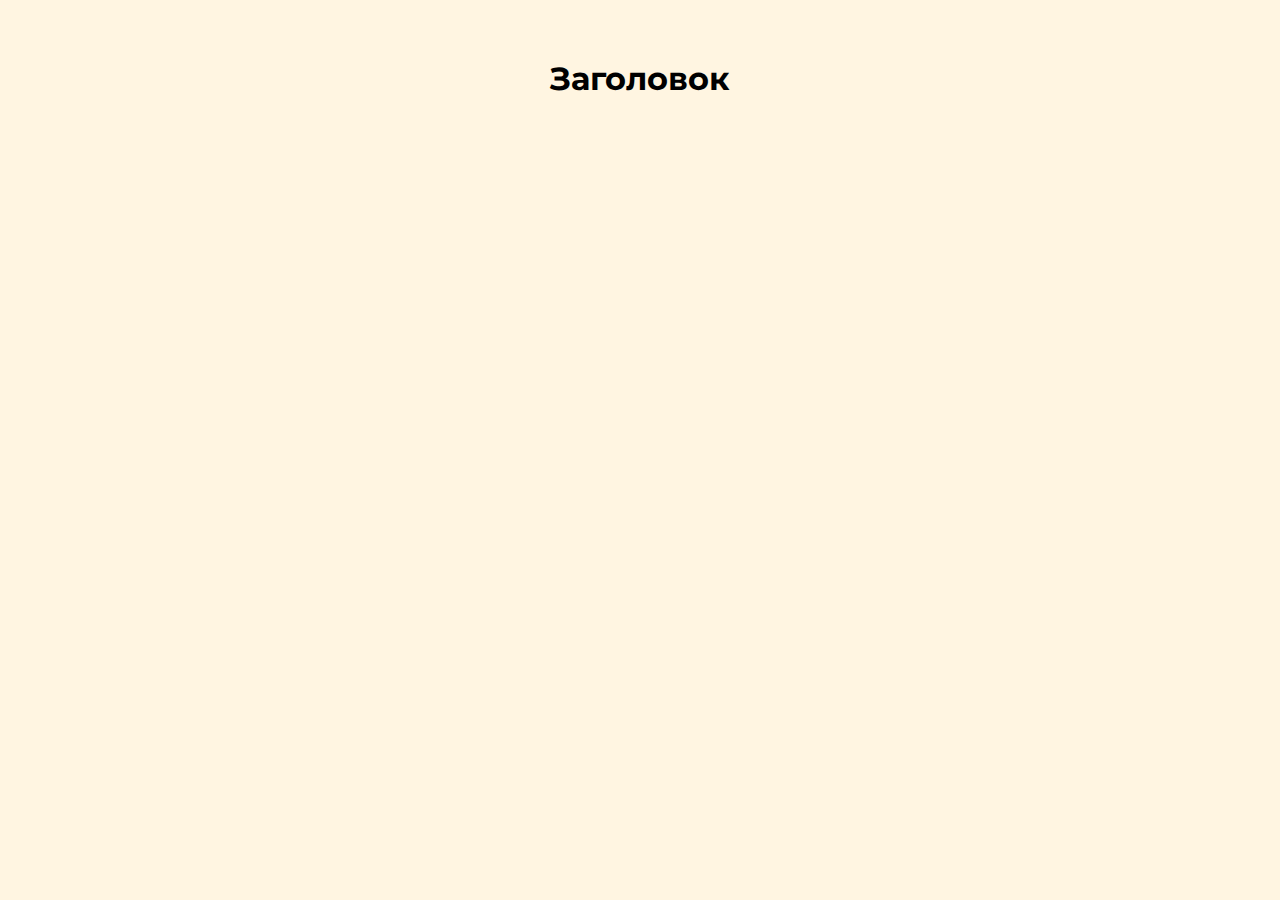
<file: asset/index.html>
<!DOCTYPE html>
<html lang="en">

<head>
    <meta charset="UTF-8">
    <meta http-equiv="X-UA-Compatible" content="IE=edge">
    <meta name="viewport" content="width=device-width, initial-scale=1.0">
    <title>Заголовок</title>
    <link rel="preconnect" href="https://fonts.googleapis.com">
    <link rel="preconnect" href="https://fonts.gstatic.com" crossorigin>
    <link href="https://fonts.googleapis.com/css2?family=Montserrat:wght@400;500;700&display=swap" rel="stylesheet">
    <link rel="stylesheet" href="css/normalize.css">
    <link rel="stylesheet" href="css/style.css">
</head>

<body>
    <div class="container">
        <header>
            <h1>Заголовок</h1>
        </header>
    </div>
</body>

</html>
</file>
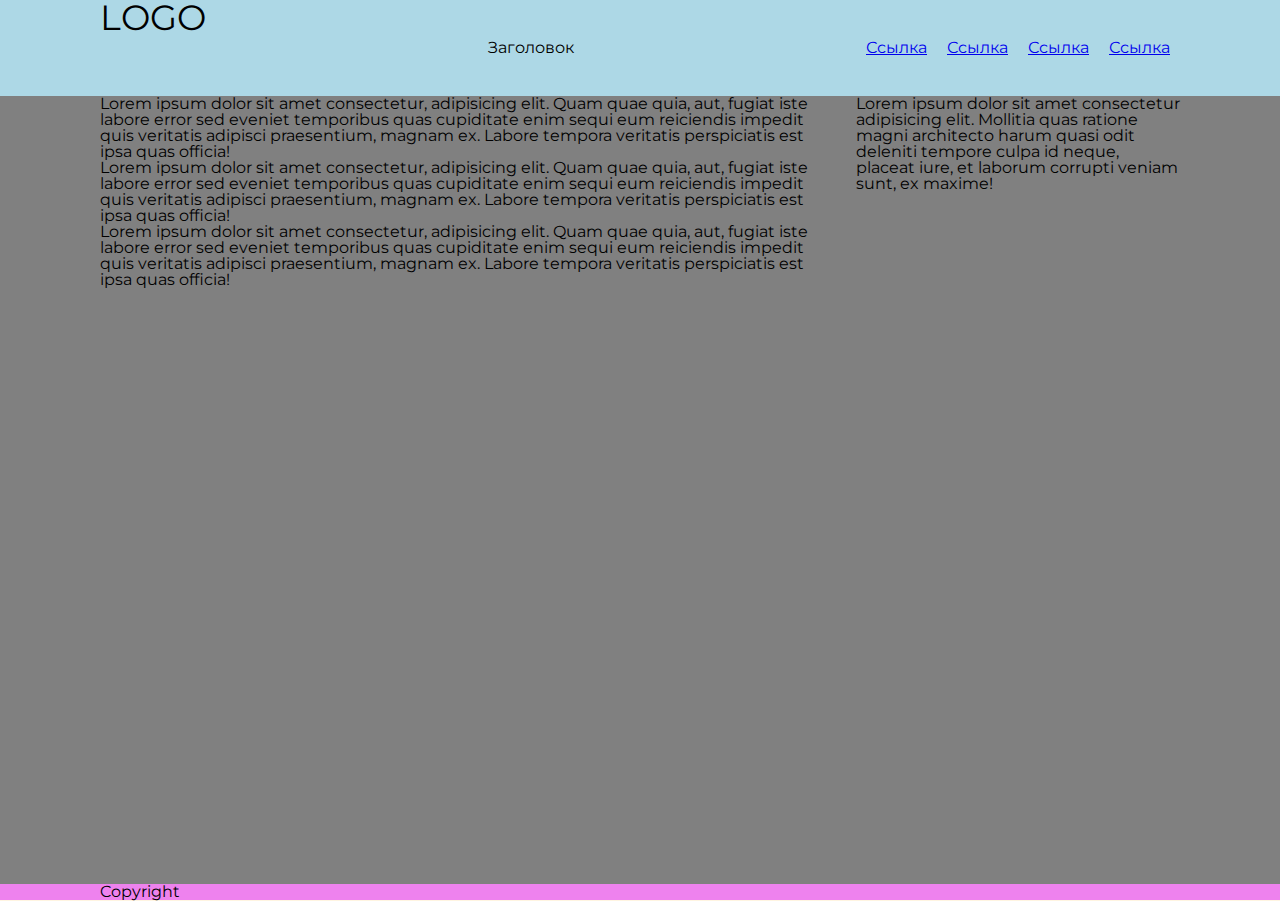
<file: lesson10/index.html>
<!DOCTYPE html>
<html lang="en">

<head>
    <meta charset="UTF-8">
    <meta http-equiv="X-UA-Compatible" content="IE=edge">
    <meta name="viewport" content="width=device-width, initial-scale=1.0">
    <title>Заголовок</title>
    <link rel="preconnect" href="https://fonts.googleapis.com">
    <link rel="preconnect" href="https://fonts.gstatic.com" crossorigin>
    <link href="https://fonts.googleapis.com/css2?family=Montserrat:wght@400;500;700&display=swap" rel="stylesheet">
    <link rel="stylesheet" href="css/normalize.css">
    <link rel="stylesheet" href="css/style.css">
</head>

<body>

    <header>
        <div class="container flex-wrapper">
            <a href="#" class="logo">LOGO</a>
            <h1>Заголовок</h1>
            <nav class="menu">
                <ul>
                    <li class="menu__item"><a href="#">Ссылка</a></li>
                    <li class="menu__item"><a href="#">Ссылка</a></li>
                    <li class="menu__item"><a href="#">Ссылка</a></li>
                    <li class="menu__item"><a href="#">Ссылка</a></li>
                </ul>
            </nav>
            <a href="#" class="menu-mobile">МЕНЮ</a>
        </div>
    </header>
    <main>
        <div class="container content-flex-wrapper">
            <div class="content">
                <p>Lorem ipsum dolor sit amet consectetur, adipisicing elit. Quam quae quia, aut, fugiat iste labore error
                    sed eveniet temporibus quas cupiditate enim sequi eum reiciendis impedit quis veritatis adipisci
                    praesentium, magnam ex. Labore tempora veritatis perspiciatis est ipsa quas officia!</p>
                <p>Lorem ipsum dolor sit amet consectetur, adipisicing elit. Quam quae quia, aut, fugiat iste labore error
                    sed eveniet temporibus quas cupiditate enim sequi eum reiciendis impedit quis veritatis adipisci
                    praesentium, magnam ex. Labore tempora veritatis perspiciatis est ipsa quas officia!</p>
                <p>Lorem ipsum dolor sit amet consectetur, adipisicing elit. Quam quae quia, aut, fugiat iste labore error
                    sed eveniet temporibus quas cupiditate enim sequi eum reiciendis impedit quis veritatis adipisci
                    praesentium, magnam ex. Labore tempora veritatis perspiciatis est ipsa quas officia!</p>
            </div>
            <aside>
                <p>Lorem ipsum dolor sit amet consectetur adipisicing elit. Mollitia quas ratione magni architecto harum
                    quasi odit deleniti tempore culpa id neque, placeat iure, et laborum corrupti veniam sunt, ex maxime!
                </p>
            </aside>
        </div>
    </main>
    <footer>
        <div class="container">
            <p class="copyright">Copyright</p>
        </div>
    </footer>

</body>

</html>
</file>
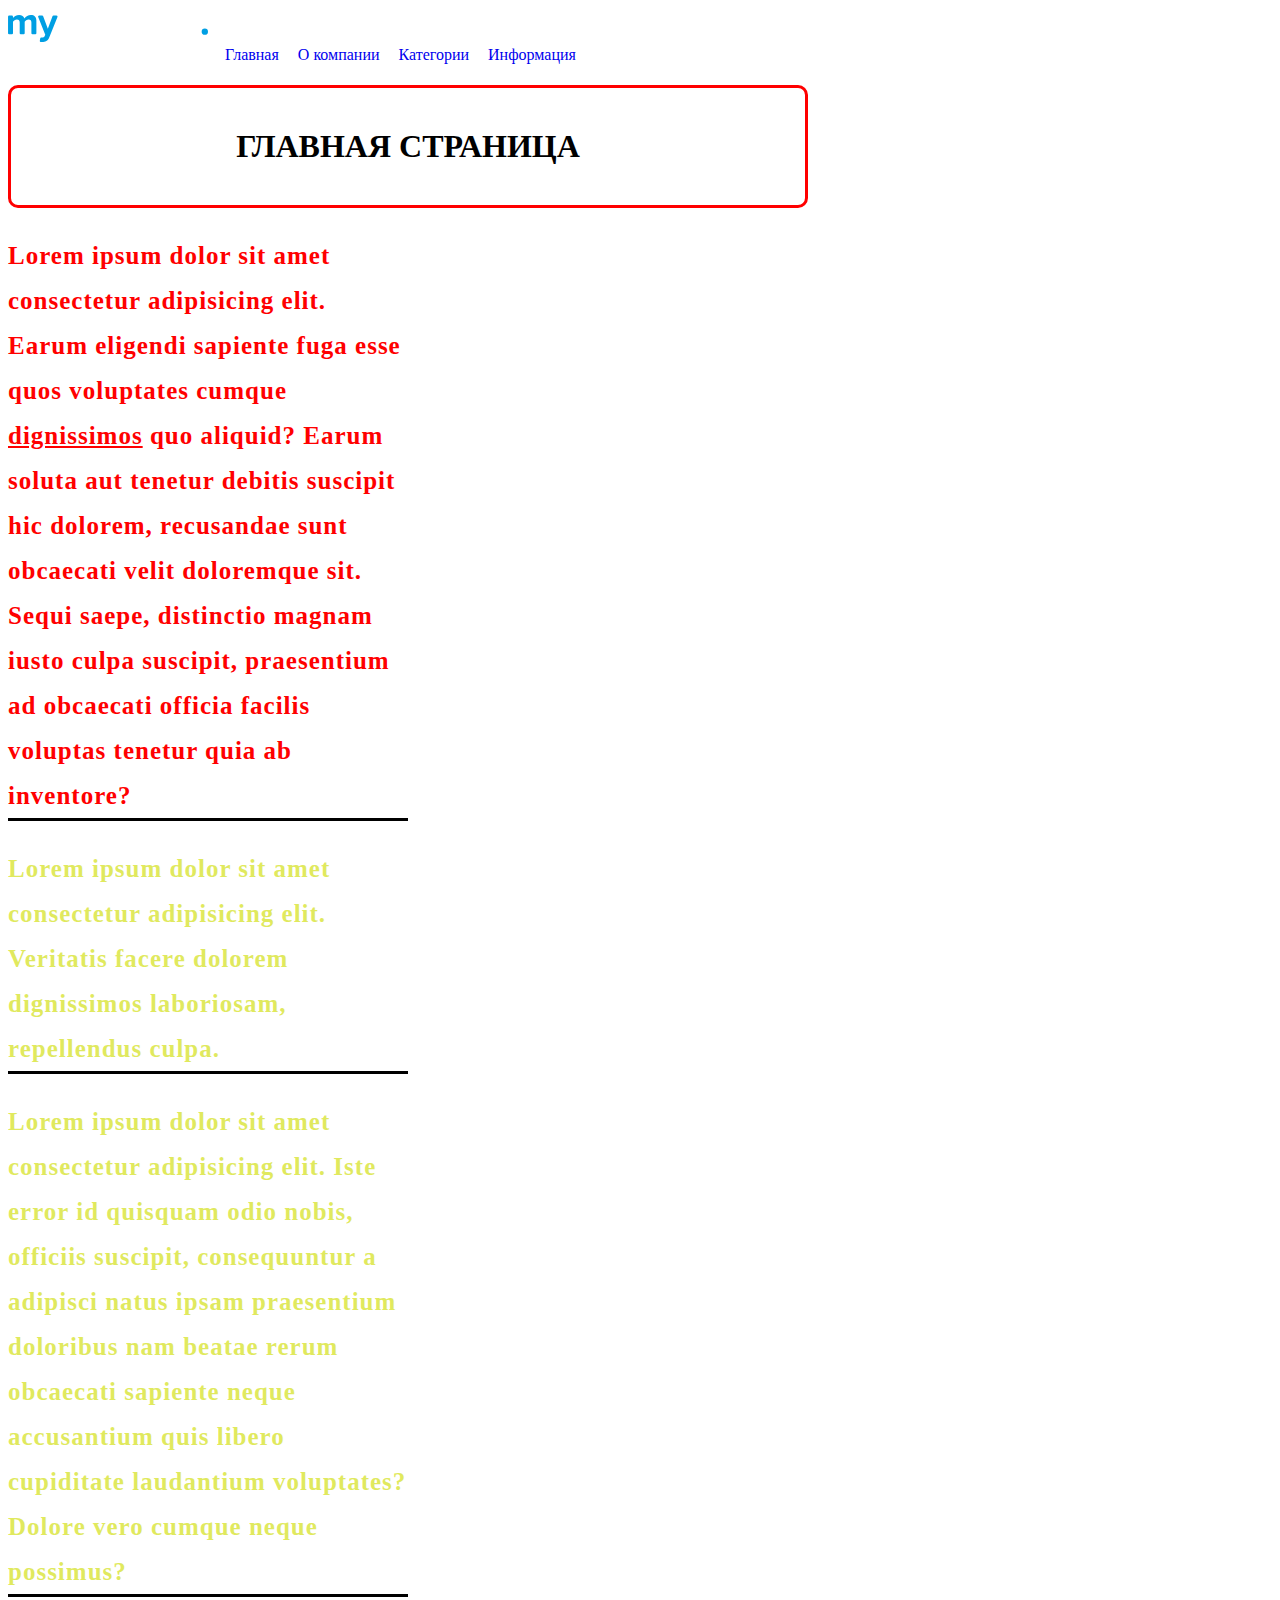
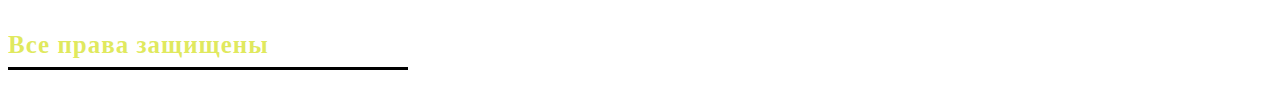
<file: lesson2/index.html>
<!DOCTYPE html>
<html lang="ru">

<head>
    <meta charset="UTF-8">
    <meta http-equiv="X-UA-Compatible" content="IE=edge">
    <meta name="viewport" content="width=device-width, initial-scale=1.0">
    <title>CSS</title>
    <style>
        p{
            color: blue;
        }
    </style>
    <link rel="stylesheet" href="style.css">
</head>

<body>
    <header>
        <a href="#">
            <img src="images/logo.svg" alt="logo" width="200">
        </a>
        <nav>
            <!-- a[href="#"]*4  Создаст 4 ссылки с заполненым href-->
            <a href="#">Главная</a>
            <a href="#">О компании</a>
            <a href="#">Категории</a>
            <a href="#">Информация</a>
        </nav>
    </header>
    <!-- <aside></aside> боковой элемент сайта-->
    <main>
        <h1>Главная страница</h1>
        <p style="color: red">Lorem ipsum dolor sit amet consectetur adipisicing elit. Earum eligendi sapiente fuga esse quos voluptates
            cumque <span>dignissimos</span> quo aliquid? Earum soluta aut tenetur debitis suscipit hic dolorem, recusandae sunt
            obcaecati velit doloremque sit. Sequi saepe, distinctio magnam iusto culpa suscipit, praesentium ad
            obcaecati officia facilis voluptas tenetur quia ab inventore?</p>
        <p>Lorem ipsum dolor sit amet consectetur adipisicing elit. Veritatis facere dolorem dignissimos laboriosam,
            repellendus culpa.</p>
        <p>Lorem ipsum dolor sit amet consectetur adipisicing elit. Iste error id quisquam odio nobis, officiis
            suscipit, consequuntur a adipisci natus ipsam praesentium doloribus nam beatae rerum obcaecati sapiente
            neque accusantium quis libero cupiditate laudantium voluptates? Dolore vero cumque neque possimus?</p>
    </main>
    <footer>
        <p>Все права защищены</p>
    </footer>
</body>

</html>
</file>
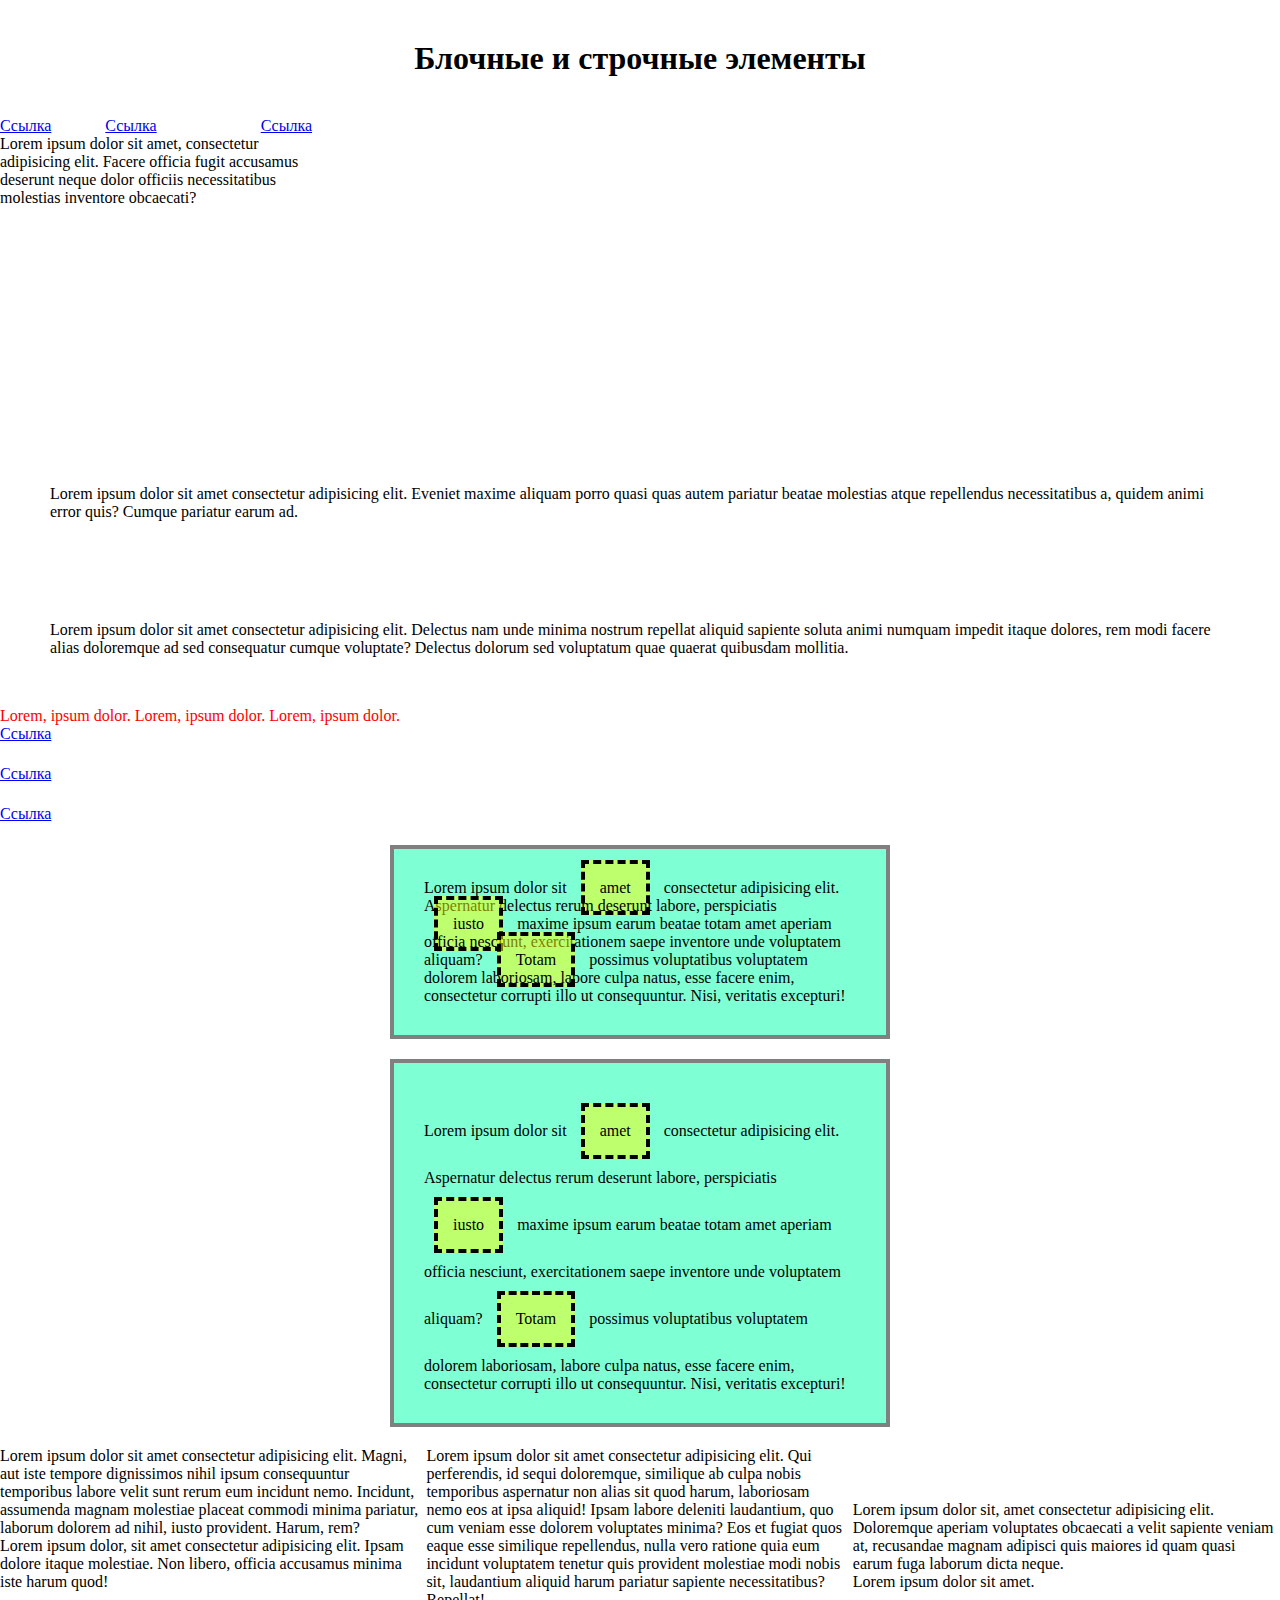
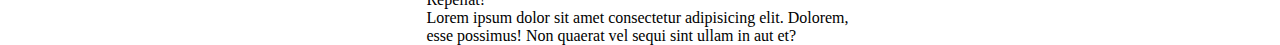
<file: lesson4/index.html>
<!DOCTYPE html>
<html lang="ru">

<head>
    <meta charset="UTF-8">
    <meta http-equiv="X-UA-Compatible" content="IE=edge">
    <meta name="viewport" content="width=device-width, initial-scale=1.0">
    <title>Блочные и строчные элементы</title>
    <link rel="stylesheet" href="css/style.css">
</head>

<body>
    <header>
        <h1>Блочные и строчные элементы</h1>
    </header>
    <main>
        <div class="inline-a">
            <a href="#" class="change-size">Ссылка</a>
            <a href="#" class="change-padding">Ссылка</a>
            <a href="#" class="change-margin">Ссылка</a>
        </div>
        <div class="block-p">
            <p class="change-size">Lorem ipsum dolor sit amet, consectetur adipisicing elit. Facere officia fugit
                accusamus deserunt neque
                dolor officiis necessitatibus molestias inventore obcaecati?</p>
            <p class="change-padding">Lorem ipsum dolor sit amet consectetur adipisicing elit. Eveniet maxime aliquam
                porro quasi quas autem
                pariatur beatae molestias atque repellendus necessitatibus a, quidem animi error quis? Cumque pariatur
                earum ad.</p>
            <p class="change-margin">Lorem ipsum dolor sit amet consectetur adipisicing elit. Delectus nam unde minima
                nostrum repellat
                aliquid sapiente soluta animi numquam impedit itaque dolores, rem modi facere alias doloremque ad sed
                consequatur cumque voluptate? Delectus dolorum sed voluptatum quae quaerat quibusdam mollitia.</p>
        </div>
        <div class="inline-p">
            <p>Lorem, ipsum dolor.</p>
            <p>Lorem, ipsum dolor.</p>
            <p>Lorem, ipsum dolor.</p>
        </div>
        <div class="block-a">
            <a href="#">Ссылка</a><a href="#">Ссылка</a><a href="#">Ссылка</a>
        </div>
        <div class="example">
            <p>Lorem ipsum dolor sit <span>amet</span> consectetur adipisicing elit. Aspernatur delectus rerum deserunt
                labore,
                perspiciatis <span>iusto</span> maxime ipsum earum beatae totam amet aperiam officia nesciunt,
                exercitationem saepe
                inventore unde voluptatem aliquam? <span>Totam</span> possimus voluptatibus voluptatem dolorem
                laboriosam, labore
                culpa natus, esse facere enim, consectetur corrupti illo ut consequuntur. Nisi, veritatis excepturi!</p>
        </div>
        <div class="example inline-block">
            <p>Lorem ipsum dolor sit <span>amet</span> consectetur adipisicing elit. Aspernatur delectus rerum deserunt
                labore,
                perspiciatis <span>iusto</span> maxime ipsum earum beatae totam amet aperiam officia nesciunt,
                exercitationem saepe
                inventore unde voluptatem aliquam? <span>Totam</span> possimus voluptatibus voluptatem dolorem
                laboriosam, labore
                culpa natus, esse facere enim, consectetur corrupti illo ut consequuntur. Nisi, veritatis excepturi!</p>
        </div>
        <div class="multicolumn">
            <div class="column first">
                <p>Lorem ipsum dolor sit amet consectetur adipisicing elit. Magni, aut iste tempore dignissimos nihil
                    ipsum consequuntur temporibus labore velit sunt rerum eum incidunt nemo. Incidunt, assumenda magnam
                    molestiae placeat commodi minima pariatur, laborum dolorem ad nihil, iusto provident. Harum, rem?
                </p>
                <p>Lorem ipsum dolor, sit amet consectetur adipisicing elit. Ipsam dolore itaque molestiae. Non libero,
                    officia accusamus minima iste harum quod!</p>
            </div>
            <div class="column">
                <p>Lorem ipsum dolor sit amet consectetur adipisicing elit. Qui perferendis, id sequi doloremque,
                    similique ab culpa nobis temporibus aspernatur non alias sit quod harum, laboriosam nemo eos at ipsa
                    aliquid! Ipsam labore deleniti laudantium, quo cum veniam esse dolorem voluptates minima? Eos et
                    fugiat quos eaque esse similique repellendus, nulla vero ratione quia eum incidunt voluptatem
                    tenetur quis provident molestiae modi nobis sit, laudantium aliquid harum pariatur sapiente
                    necessitatibus? Repellat!</p>
                <p>Lorem ipsum dolor sit amet consectetur adipisicing elit. Dolorem, esse possimus! Non quaerat vel
                    sequi sint ullam in aut et?</p>
            </div>
            <div class="column">
                <p>Lorem ipsum dolor sit, amet consectetur adipisicing elit. Doloremque aperiam voluptates obcaecati a
                    velit sapiente veniam at, recusandae magnam adipisci quis maiores id quam quasi earum fuga laborum
                    dicta neque.</p>
                <p>Lorem ipsum dolor sit amet.</p>
            </div>
        </div>
    </main>
    <footer></footer>
</body>

</html>
</file>
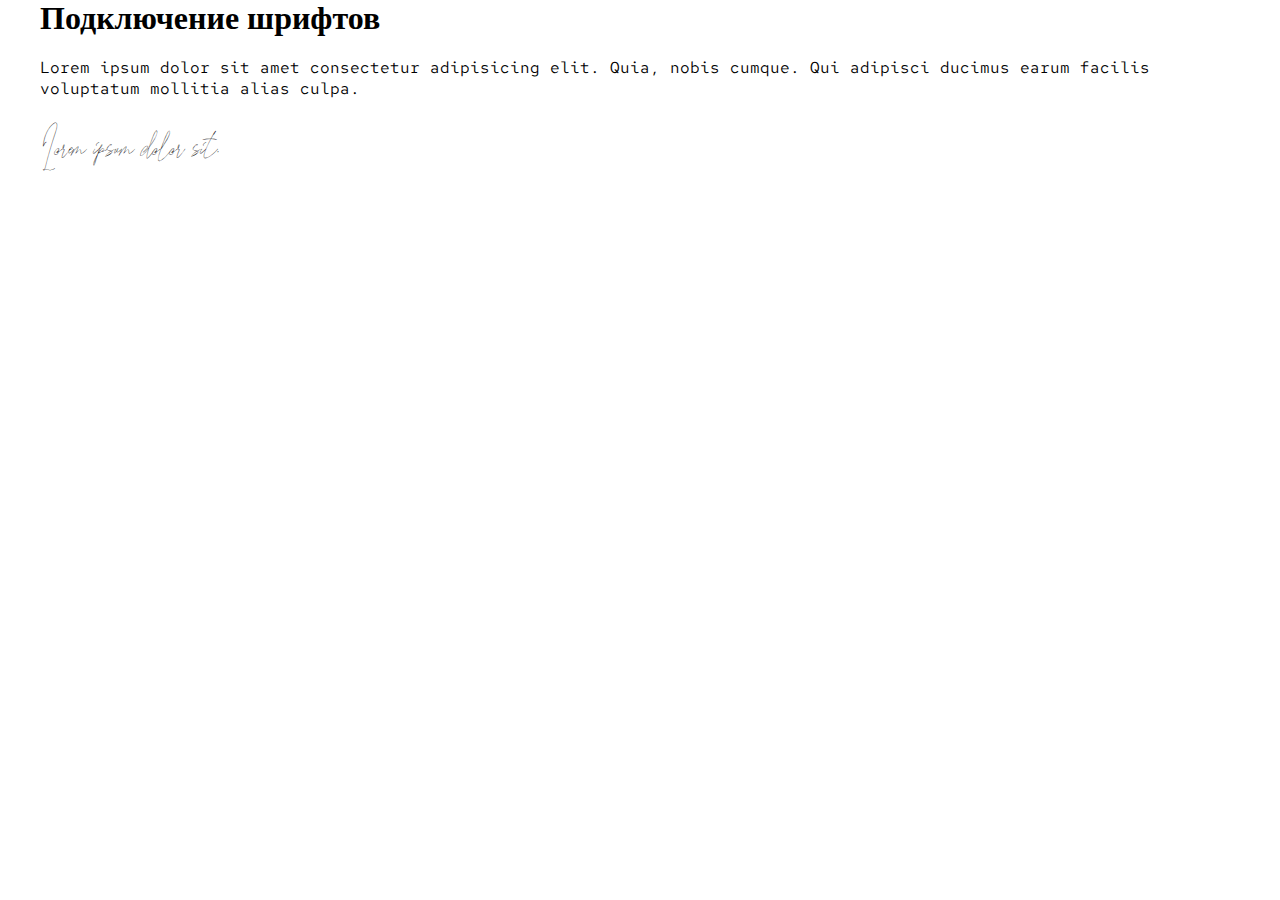
<file: lesson5/index.html>
<!DOCTYPE html>
<html lang="en">

<head>
    <meta charset="UTF-8">
    <meta http-equiv="X-UA-Compatible" content="IE=edge">
    <meta name="viewport" content="width=device-width, initial-scale=1.0">
    <title>Подключение шрифтов</title>
    <!-- Подключаем шрифт из google fonts -->
    <link rel="preconnect" href="https://fonts.googleapis.com">
    <link rel="preconnect" href="https://fonts.gstatic.com" crossorigin>
    <link href="https://fonts.googleapis.com/css2?family=Red+Hat+Mono:wght@300;400;700&display=swap" rel="stylesheet">
    <link rel="stylesheet" href="css/style.css">
</head>

<body>
    <header>
        <div class="container">
            <h1>Подключение шрифтов</h1>
        </div>
    </header>
    <main>
        <div class="container">
            <!-- В этом абзаце шрифт из google-fonts -->
            <p class="google-fonts">Lorem ipsum dolor sit amet consectetur adipisicing elit. Quia, nobis cumque. Qui
                adipisci ducimus earum facilis voluptatum mollitia alias culpa.</p>
            <p class="font-face">Lorem ipsum dolor sit.</p>
        </div>
    </main>
    <footer></footer>
</body>

</html>
</file>
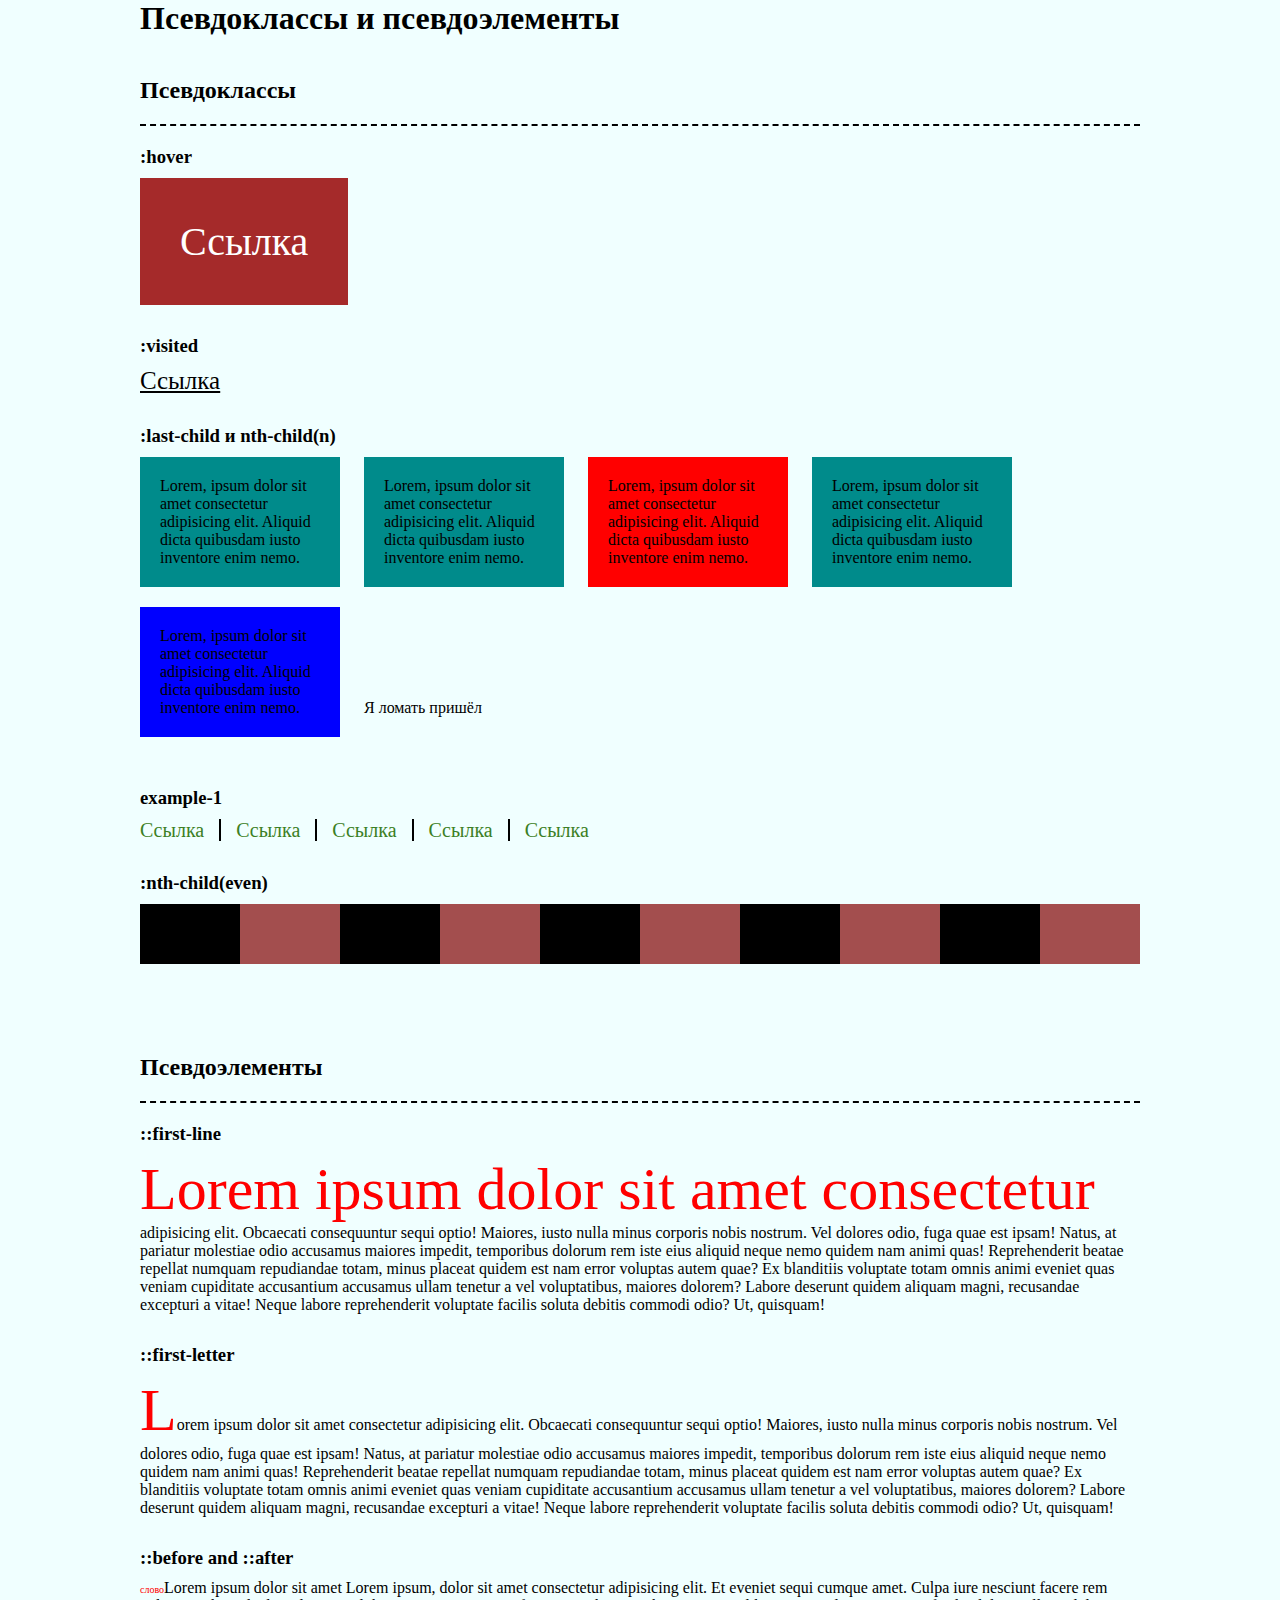
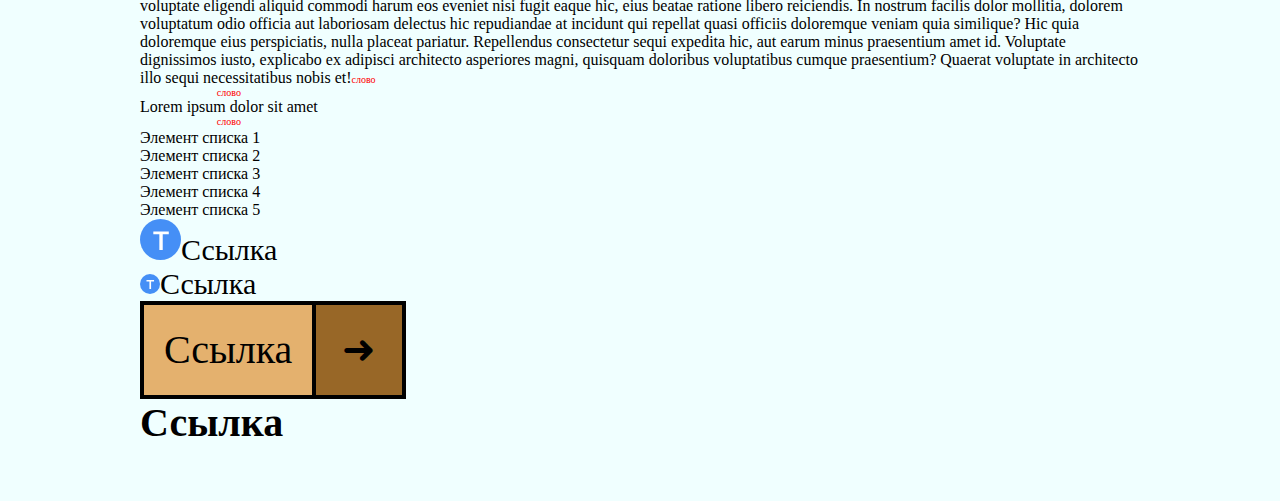
<file: lesson6/index.html>
<!DOCTYPE html>
<html lang="ru">

<head>
  <meta charset="UTF-8">
  <meta http-equiv="X-UA-Compatible" content="IE=edge">
  <meta name="viewport" content="width=device-width, initial-scale=1.0">
  <title>Псевдоклассы и псевдоэлементы</title>
  <link rel="stylesheet" href="css/style.css">
</head>

<body>
  <header>
    <div class="container">
      <h1>Псевдоклассы и псевдоэлементы</h1>
    </div>
  </header>
  <main>
    <div class="container">
      <div class="psevdo">
        <h2 class="psevdo__title">Псевдоклассы</h2>
        <div class="psevdo__item">
          <h3 class="psevdo__subtitle">:hover</h3>
          <div class="hover-block">
            <a href="#" class="hover-block__link">Ссылка</a>
          </div>
        </div>
        <div class="psevdo__item">
          <h3 class="psevdo__subtitle">:visited</h3>
          <div class="visited-block">
            <a href="https://apsolyamov.ru/" target="_blank" class="visited-block__link">Ссылка</a>
          </div>
        </div>
        <div class="psevdo__item">
          <h3 class="psevdo__subtitle">:last-child и nth-child(n)</h3>
          <div class="last-child-block nth-child-block">
            <p class="last-child-block__item">Lorem, ipsum dolor sit amet consectetur adipisicing elit. Aliquid dicta
              quibusdam iusto inventore enim nemo.</p>
            <p class="last-child-block__item">Lorem, ipsum dolor sit amet consectetur adipisicing elit. Aliquid dicta
              quibusdam iusto inventore enim nemo.</p>
            <p class="last-child-block__item">Lorem, ipsum dolor sit amet consectetur adipisicing elit. Aliquid dicta
              quibusdam iusto inventore enim nemo.</p>
            <p class="last-child-block__item">Lorem, ipsum dolor sit amet consectetur adipisicing elit. Aliquid dicta
              quibusdam iusto inventore enim nemo.</p>
            <p class="last-child-block__item">Lorem, ipsum dolor sit amet consectetur adipisicing elit. Aliquid dicta
              quibusdam iusto inventore enim nemo.</p>
            <span>Я ломать пришёл</span>
          </div>
        </div>
        <div class="psevdo__item">
          <h3 class="psevdo__subtitle">example-1</h3>
          <div class="example-1">
            <a href="#" class="example-1__item">Ссылка</a>
            <a href="#" class="example-1__item">Ссылка</a>
            <a href="#" class="example-1__item">Ссылка</a>
            <a href="#" class="example-1__item">Ссылка</a>
            <a href="#" class="example-1__item">Ссылка</a>
          </div>
        </div>
        <div class="psevdo__item">
          <h3 class="psevdo__subtitle">:nth-child(even)</h3>
          <div class="example-2">
            <div class="example-2__item"></div>
            <div class="example-2__item"></div>
            <div class="example-2__item"></div>
            <div class="example-2__item"></div>
            <div class="example-2__item"></div>
            <div class="example-2__item"></div>
            <div class="example-2__item"></div>
            <div class="example-2__item"></div>
            <div class="example-2__item"></div>
            <div class="example-2__item"></div>
          </div>
        </div>

      </div>
      <div class="psevdo">
        <h2 class="psevdo__title">Псевдоэлементы</h2>
        <div class="psevdo__item">
          <h3 class="psevdo__subtitle">::first-line</h3>
          <div class="first_line_block">
            <p>Lorem ipsum dolor sit amet consectetur adipisicing elit. Obcaecati consequuntur sequi optio! Maiores,
              iusto nulla minus corporis nobis nostrum. Vel dolores odio, fuga quae est ipsam! Natus, at pariatur
              molestiae odio accusamus maiores impedit, temporibus dolorum rem iste eius aliquid neque nemo quidem nam
              animi quas! Reprehenderit beatae repellat numquam repudiandae totam, minus placeat quidem est nam error
              voluptas autem quae? Ex blanditiis voluptate totam omnis animi eveniet quas veniam cupiditate accusantium
              accusamus ullam tenetur a vel voluptatibus, maiores dolorem? Labore deserunt quidem aliquam magni,
              recusandae excepturi a vitae! Neque labore reprehenderit voluptate facilis soluta debitis commodi odio?
              Ut, quisquam!</p>
          </div>

        </div>
        <div class="psevdo__item">
          <h3 class="psevdo__subtitle">::first-letter</h3>
          <div class="first_letter_block">
            <p>Lorem ipsum dolor sit amet consectetur adipisicing elit. Obcaecati consequuntur sequi optio! Maiores,
              iusto nulla minus corporis nobis nostrum. Vel dolores odio, fuga quae est ipsam! Natus, at pariatur
              molestiae odio accusamus maiores impedit, temporibus dolorum rem iste eius aliquid neque nemo quidem nam
              animi quas! Reprehenderit beatae repellat numquam repudiandae totam, minus placeat quidem est nam error
              voluptas autem quae? Ex blanditiis voluptate totam omnis animi eveniet quas veniam cupiditate accusantium
              accusamus ullam tenetur a vel voluptatibus, maiores dolorem? Labore deserunt quidem aliquam magni,
              recusandae excepturi a vitae! Neque labore reprehenderit voluptate facilis soluta debitis commodi odio?
              Ut, quisquam!</p>
          </div>

        </div>
        <div class="psevdo__item">
          <h3 class="psevdo__subtitle">::before and ::after</h3>
          <div class="before_example_1">
            <p>Lorem ipsum dolor sit amet Lorem ipsum, dolor sit amet consectetur adipisicing elit. Et eveniet sequi
              cumque amet. Culpa iure nesciunt facere rem voluptate eligendi aliquid commodi harum eos eveniet nisi
              fugit eaque hic, eius beatae ratione libero reiciendis. In nostrum facilis dolor mollitia, dolorem
              voluptatum odio officia aut laboriosam delectus hic repudiandae at incidunt qui repellat quasi officiis
              doloremque veniam quia similique? Hic quia doloremque eius perspiciatis, nulla placeat pariatur.
              Repellendus consectetur sequi expedita hic, aut earum minus praesentium amet id. Voluptate dignissimos
              iusto, explicabo ex adipisci architecto asperiores magni, quisquam doloribus voluptatibus cumque
              praesentium? Quaerat voluptate in architecto illo sequi necessitatibus nobis et!</p>
          </div>
          <div class="before_example_2">
            <p>Lorem ipsum dolor sit amet</p>
          </div>
          <div class="before_example_3">
            <!-- ul>li*5{Элемент списка $} -->
            <ul>
              <li>Элемент списка 1</li>
              <li>Элемент списка 2</li>
              <li>Элемент списка 3</li>
              <li>Элемент списка 4</li>
              <li>Элемент списка 5</li>
            </ul>
          </div>
          <div class="before_example_4">
            <a href="#">Ссылка</a>
          </div>
          <div class="before_example_5">
            <a href="#">Ссылка</a>
          </div>
          <div class="before_example_6">
            <a href="#">Ссылка</a>
          </div>
          <div class="before_example_7">
            <a href="#">Ссылка</a>
          </div>
        </div>
      </div>
  </main>
  <footer></footer>
</body>

</html>
</file>
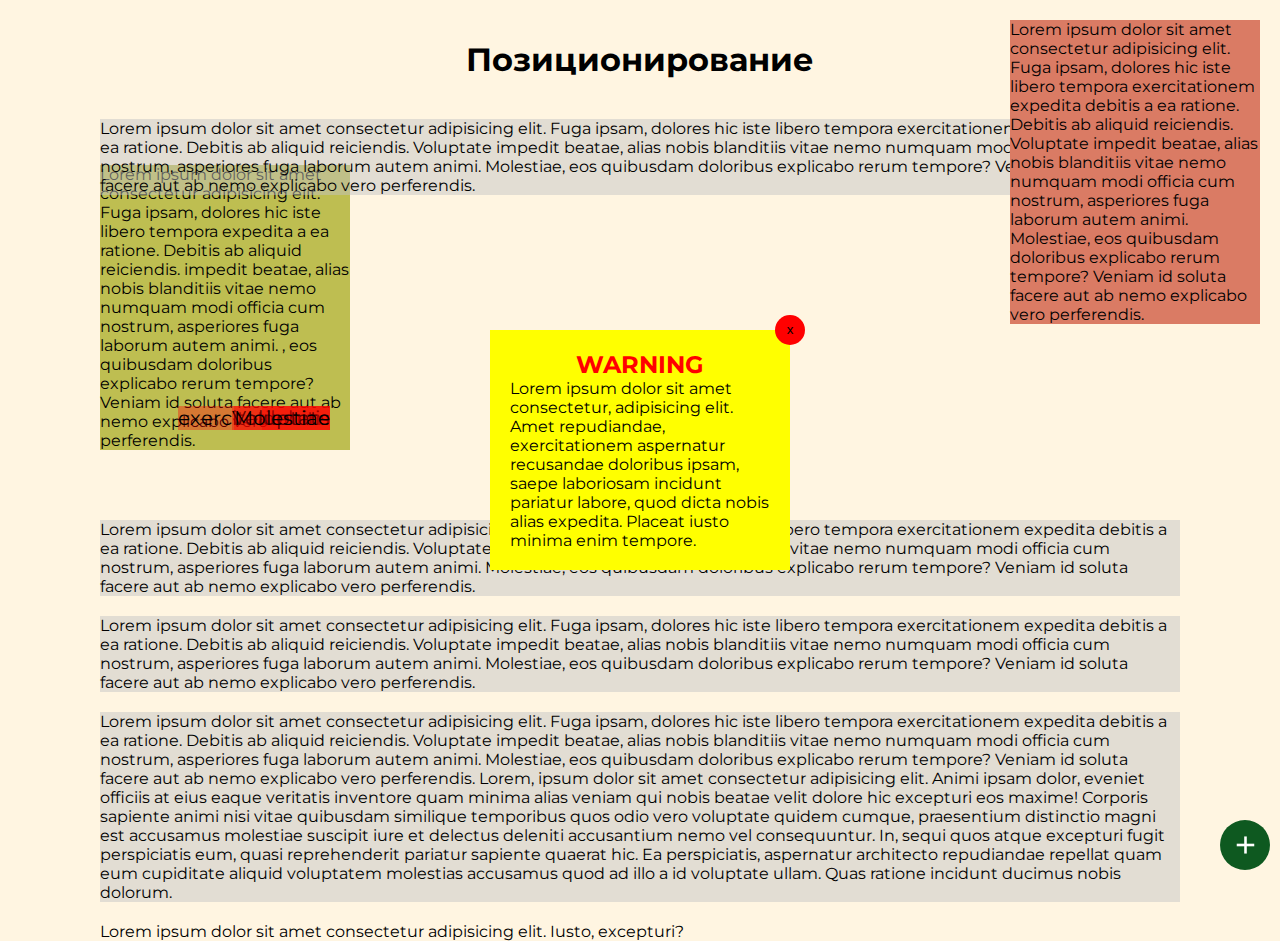
<file: lesson7/index.html>
<!DOCTYPE html>
<html lang="ru">

<head>
    <meta charset="UTF-8">
    <meta http-equiv="X-UA-Compatible" content="IE=edge">
    <meta name="viewport" content="width=device-width, initial-scale=1.0">
    <title>Позиционирование</title>
    <link rel="preconnect" href="https://fonts.googleapis.com">
    <link rel="preconnect" href="https://fonts.gstatic.com" crossorigin>
    <link href="https://fonts.googleapis.com/css2?family=Montserrat:wght@400;500;700&display=swap" rel="stylesheet">
    <link rel="stylesheet" href="css/style.css">
</head>

<body>
    <div class="container">
        <header>
            <h1>Позиционирование</h1>
        </header>
        <main>
            <!-- .block-1 -->
            <div class="block-1">
                <!-- p.element-$*5 -->
                <p class="element-1">Lorem ipsum dolor sit amet consectetur adipisicing elit. Fuga ipsam, dolores hic
                    iste libero tempora exercitationem expedita debitis a ea ratione. Debitis ab aliquid reiciendis.
                    Voluptate impedit beatae, alias nobis blanditiis vitae nemo numquam modi officia cum nostrum,
                    asperiores fuga laborum autem animi. Molestiae, eos quibusdam doloribus explicabo rerum tempore?
                    Veniam id soluta facere aut ab nemo explicabo vero perferendis.</p>
                <p class="element-2">Lorem ipsum dolor sit amet consectetur adipisicing elit. Fuga ipsam, dolores hic
                    iste libero tempora <span>exercitationem</span> expedita <span>debitis</span> a ea ratione. Debitis
                    ab aliquid reiciendis.
                    <span>Voluptate</span> impedit beatae, alias nobis blanditiis vitae nemo numquam modi officia cum
                    nostrum,
                    asperiores fuga laborum autem animi. <span>Molestiae</span>, eos quibusdam doloribus explicabo rerum
                    tempore?
                    Veniam id soluta facere aut ab nemo explicabo vero perferendis.
                </p>
                <p class="element-3">Lorem ipsum dolor sit amet consectetur adipisicing elit. Fuga ipsam, dolores hic
                    iste libero tempora exercitationem expedita debitis a ea ratione. Debitis ab aliquid reiciendis.
                    Voluptate impedit beatae, alias nobis blanditiis vitae nemo numquam modi officia cum nostrum,
                    asperiores fuga laborum autem animi. Molestiae, eos quibusdam doloribus explicabo rerum tempore?
                    Veniam id soluta facere aut ab nemo explicabo vero perferendis.</p>
                <p class="element-4">Lorem ipsum dolor sit amet consectetur adipisicing elit. Fuga ipsam, dolores hic
                    iste libero tempora exercitationem expedita debitis a ea ratione. Debitis ab aliquid reiciendis.
                    Voluptate impedit beatae, alias nobis blanditiis vitae nemo numquam modi officia cum nostrum,
                    asperiores fuga laborum autem animi. Molestiae, eos quibusdam doloribus explicabo rerum tempore?
                    Veniam id soluta facere aut ab nemo explicabo vero perferendis.</p>
                <p class="element-5">Lorem ipsum dolor sit amet consectetur adipisicing elit. Fuga ipsam, dolores hic
                    iste libero tempora exercitationem expedita debitis a ea ratione. Debitis ab aliquid reiciendis.
                    Voluptate impedit beatae, alias nobis blanditiis vitae nemo numquam modi officia cum nostrum,
                    asperiores fuga laborum autem animi. Molestiae, eos quibusdam doloribus explicabo rerum tempore?
                    Veniam id soluta facere aut ab nemo explicabo vero perferendis.</p>
                <p class="element-6">+</p>
                <p class="element-7">Lorem ipsum dolor sit amet consectetur adipisicing elit. Fuga ipsam, dolores hic
                    iste libero tempora exercitationem expedita debitis a ea ratione. Debitis ab aliquid reiciendis.
                    Voluptate impedit beatae, alias nobis blanditiis vitae nemo numquam modi officia cum nostrum,
                    asperiores fuga laborum autem animi. Molestiae, eos quibusdam doloribus explicabo rerum tempore?
                    Veniam id soluta facere aut ab nemo explicabo vero perferendis.
                    Lorem, ipsum dolor sit amet consectetur adipisicing elit. Animi ipsam dolor, eveniet officiis at
                    eius eaque veritatis inventore quam minima alias veniam qui nobis beatae velit dolore hic excepturi
                    eos maxime! Corporis sapiente animi nisi vitae quibusdam similique temporibus quos odio vero
                    voluptate quidem cumque, praesentium distinctio magni est accusamus molestiae suscipit iure et
                    delectus deleniti accusantium nemo vel consequuntur. In, sequi quos atque excepturi fugit
                    perspiciatis eum, quasi reprehenderit pariatur sapiente quaerat hic. Ea perspiciatis, aspernatur
                    architecto repudiandae repellat quam eum cupiditate aliquid voluptatem molestias accusamus quod ad
                    illo a id voluptate ullam. Quas ratione incidunt ducimus nobis dolorum.
                </p>
            </div>
            <div class="warning">
                <button class="close">x</button>
                <h2>Warning</h2>
                <p>Lorem ipsum dolor sit amet consectetur, adipisicing elit. Amet repudiandae, exercitationem aspernatur
                    recusandae doloribus ipsam, saepe laboriosam incidunt pariatur labore, quod dicta nobis alias
                    expedita. Placeat iusto minima enim tempore.</p>
            </div>
            <div class="for-git">
                <p>Lorem ipsum dolor sit amet consectetur adipisicing elit. Iusto, excepturi?</p>
            </div>
        </main>
    </div>
</body>

</html>
</file>
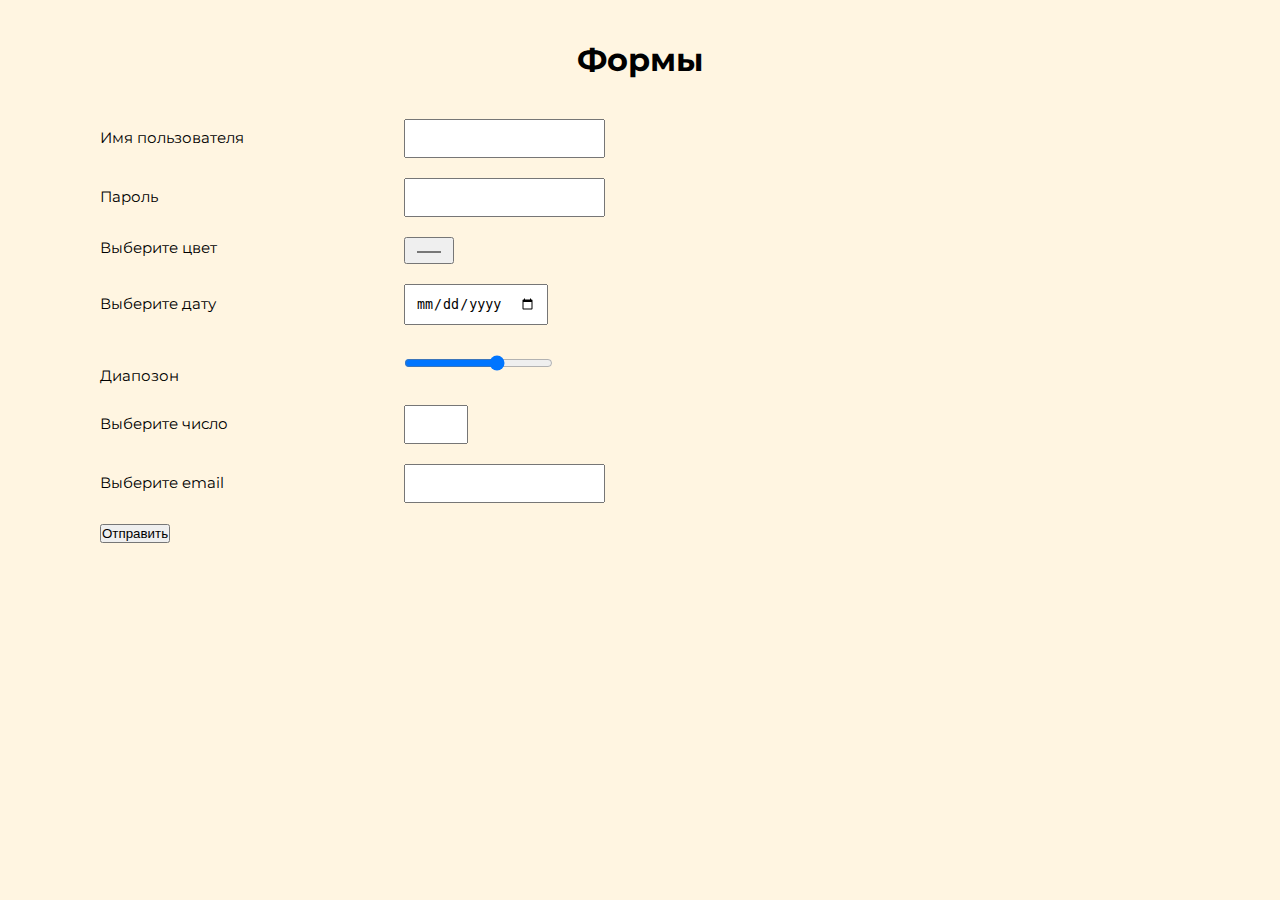
<file: lesson8/index.html>
<!DOCTYPE html>
<html lang="ru">

<head>
    <meta charset="UTF-8">
    <meta http-equiv="X-UA-Compatible" content="IE=edge">
    <meta name="viewport" content="width=device-width, initial-scale=1.0">
    <title>Формы</title>
    <link rel="preconnect" href="https://fonts.googleapis.com">
    <link rel="preconnect" href="https://fonts.gstatic.com" crossorigin>
    <link href="https://fonts.googleapis.com/css2?family=Montserrat:wght@400;500;700&display=swap" rel="stylesheet">
    <link rel="stylesheet" href="css/style.css">
</head>

<body>
    <div class="container">
        <header>
            <h1>Формы</h1>
        </header>
        <main>
            <form action="#">
                <div class="input-field">
                    <!-- Подсказка к input -->
                    <label>Имя пользователя</label>
                    <!-- Поле ввода текста -->
                    <input type="text">
                </div>
                <div class="input-field">
                    <label>Пароль</label>
                    <!-- Поле ввода пароля -->
                    <input type="password">
                </div>
                <div class="input-field">
                    <label>Выберите цвет</label>
                    <!-- Поле ввода цвета -->
                    <input type="color">
                </div>
                <div class="input-field">
                    <label>Выберите дату</label>
                    <!-- Поле ввода даты -->
                    <input type="date">
                </div>
                <div class="input-field">
                    <label>Диапозон</label>
                    <!-- Диапозон -->
                    <input type="range" min="0" max="3">
                </div>
                <div class="input-field">
                    <label>Выберите число</label>
                    <!-- Число -->
                    <input type="number" min="0" max="3">
                </div>
                <div class="input-field">
                    <label>Выберите email</label>
                    <!-- email -->
                    <input type="email">
                </div>
                <button>Отправить</button>
            </form>
        </main>
    </div>
</body>

</html>
</file>
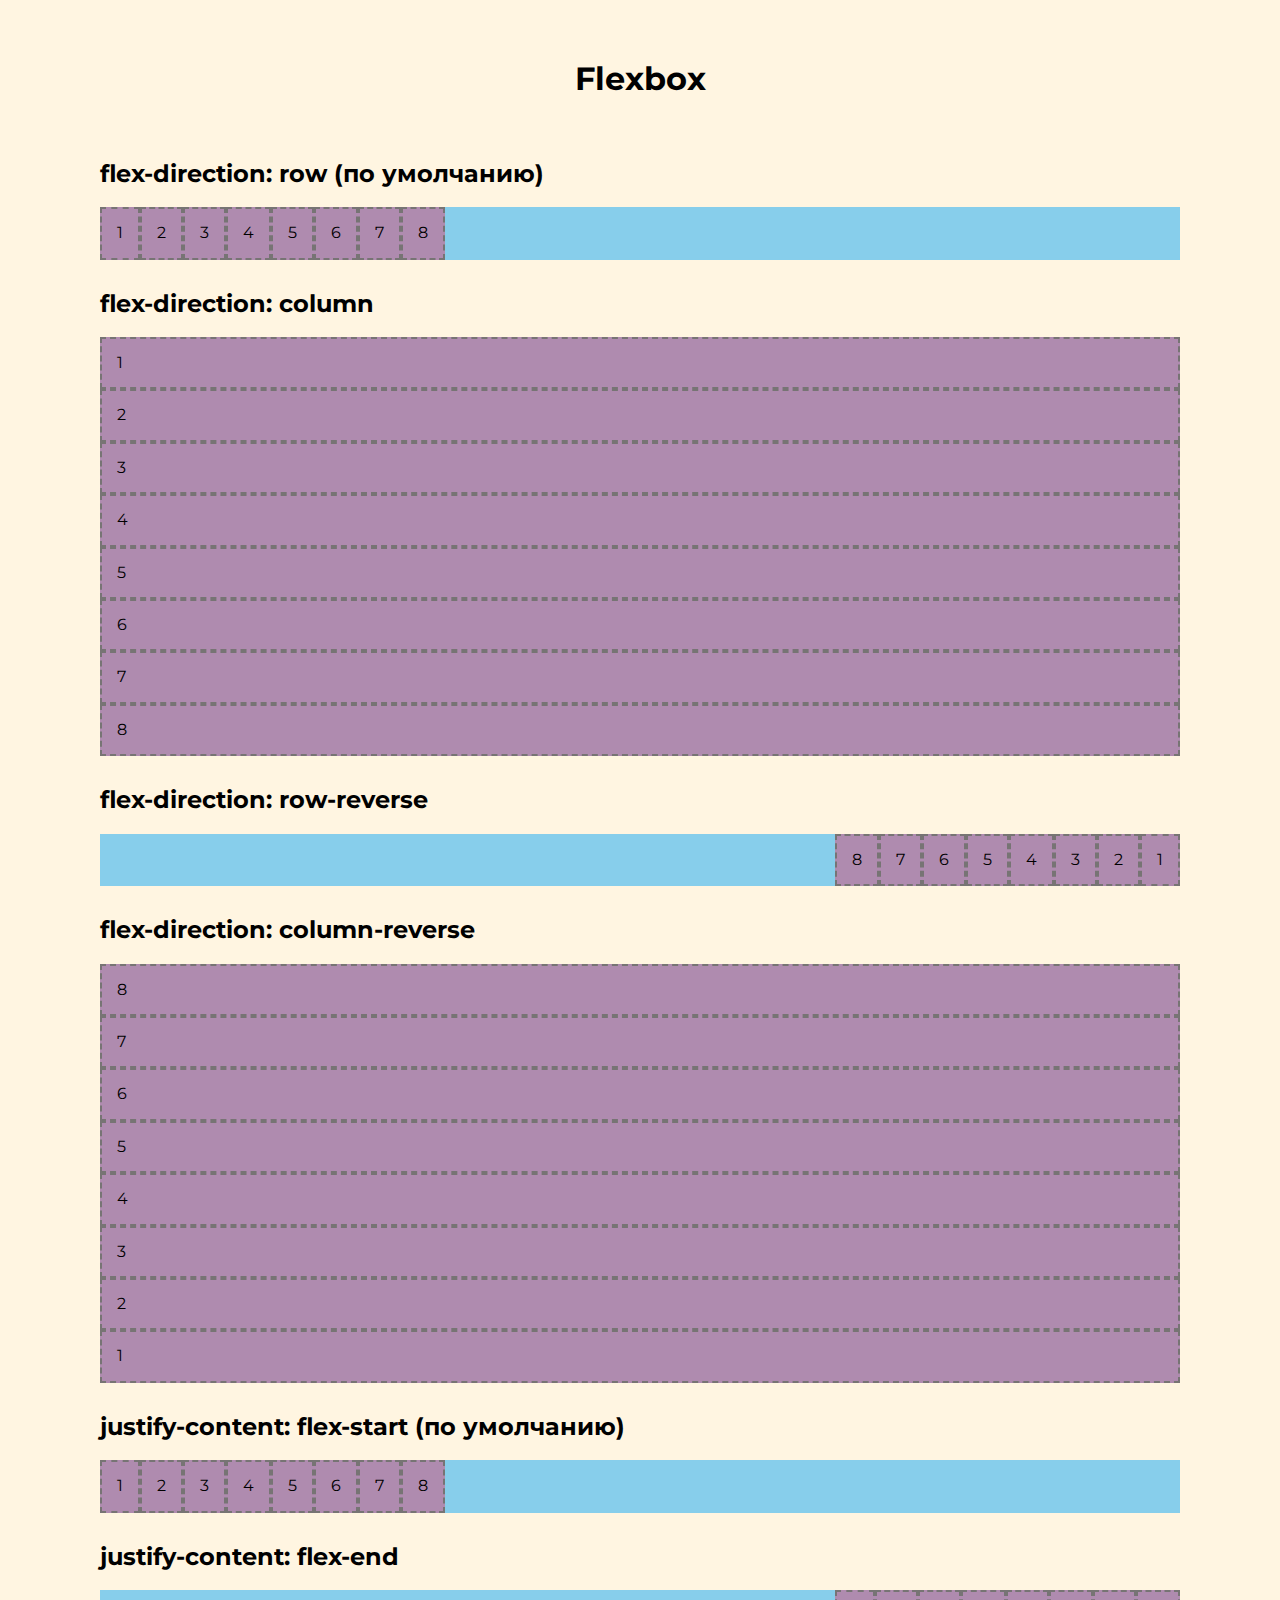
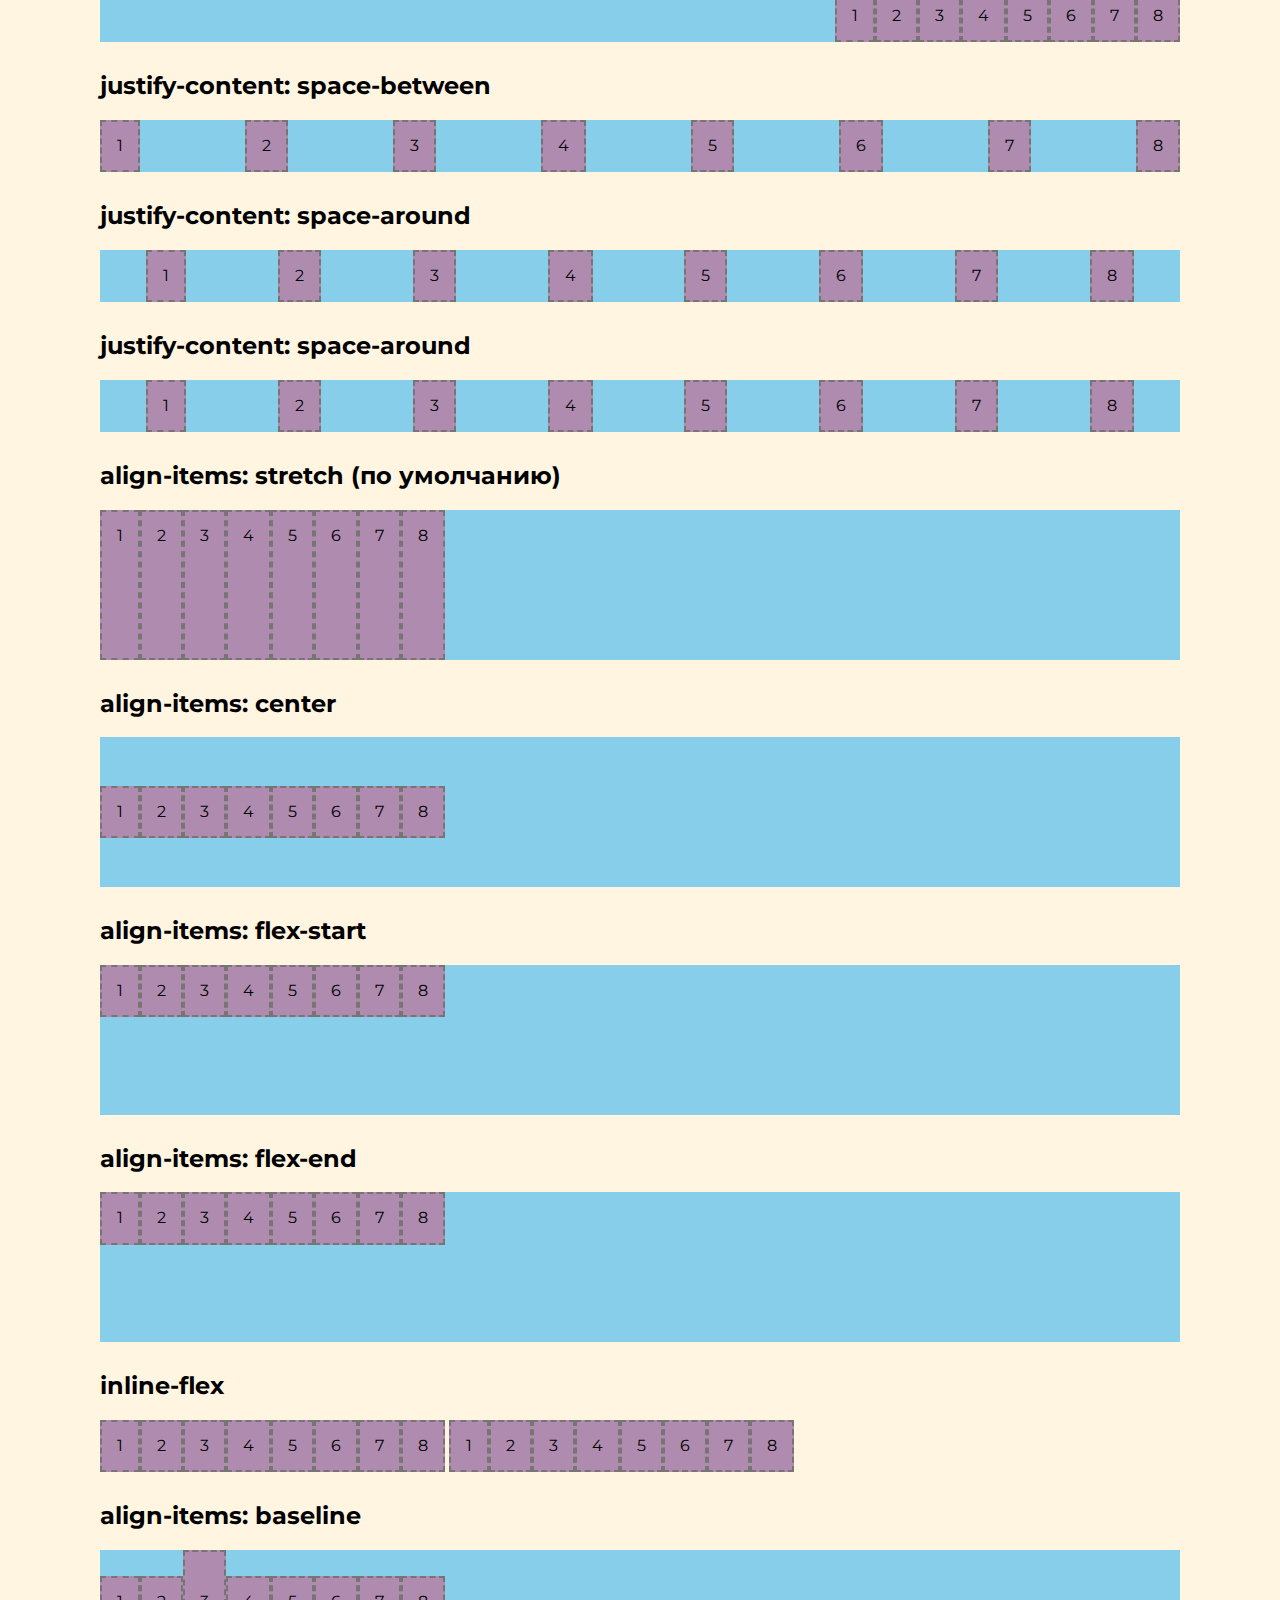
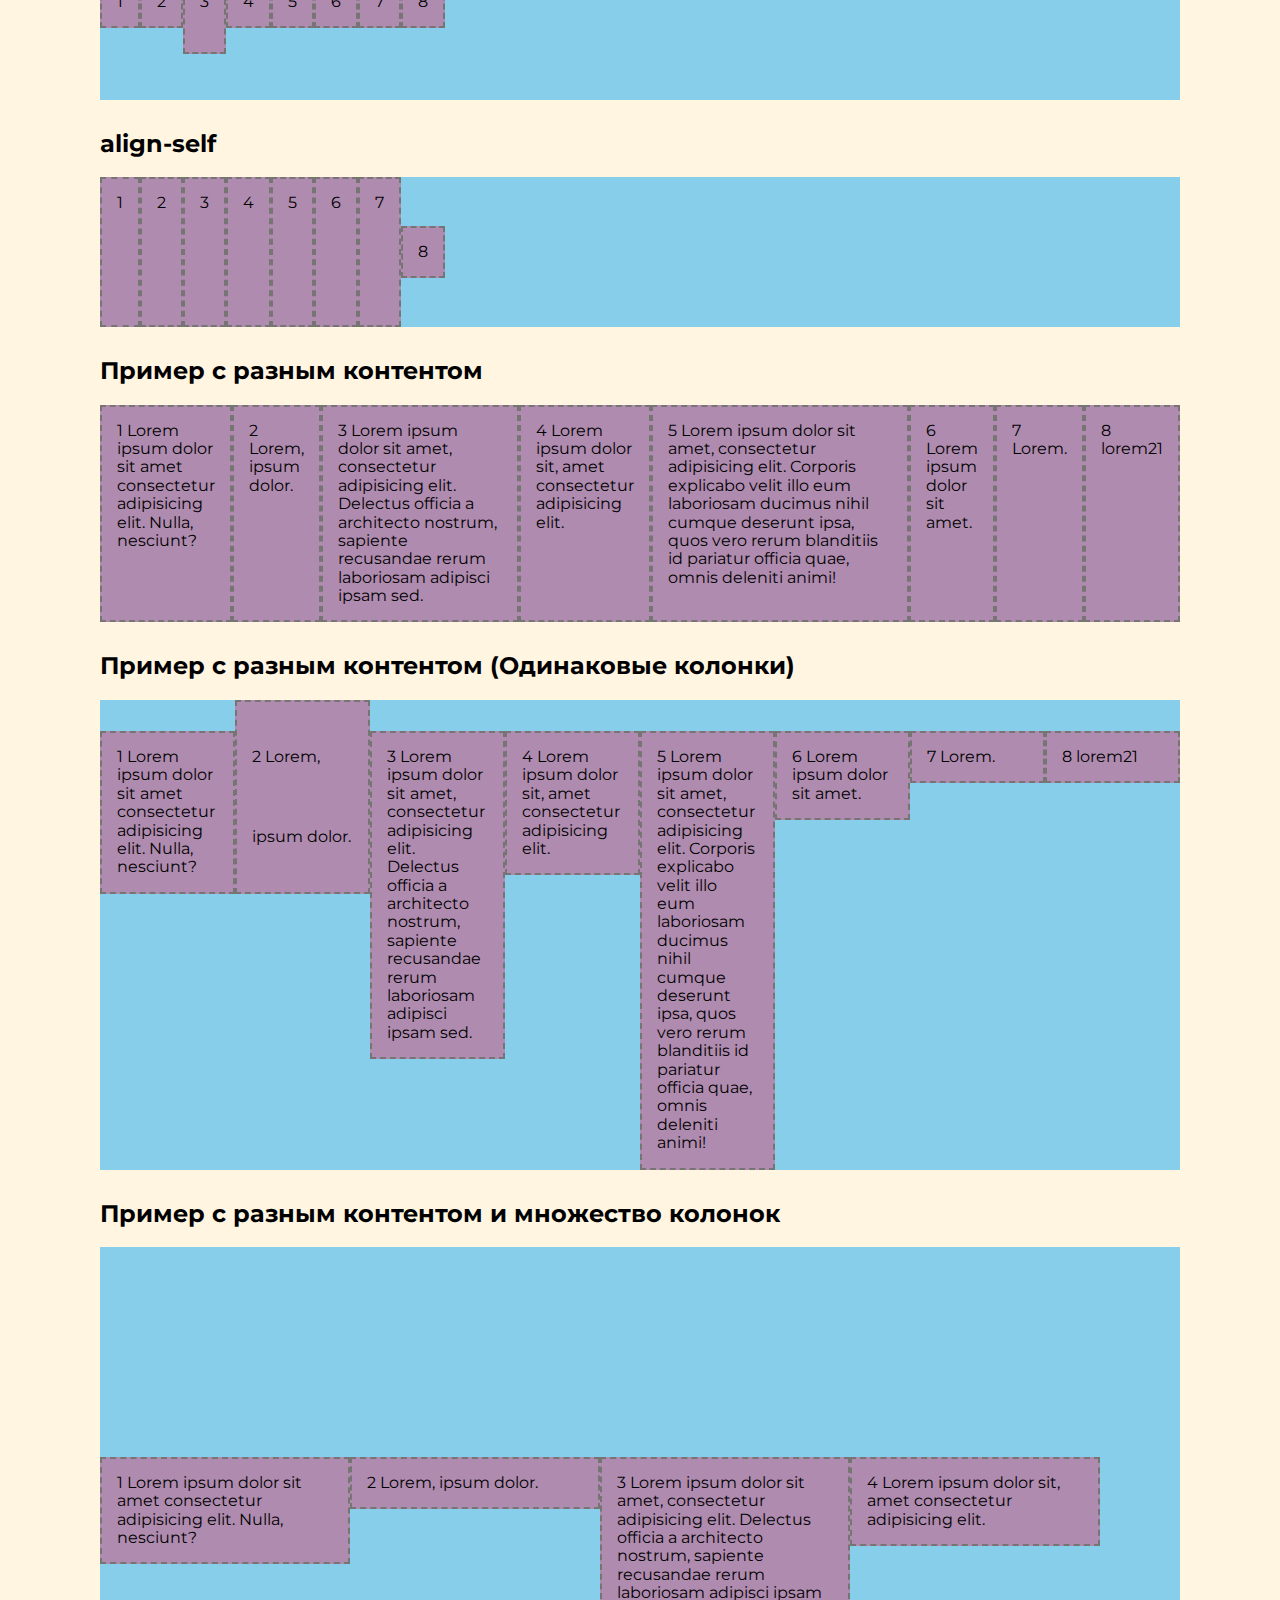
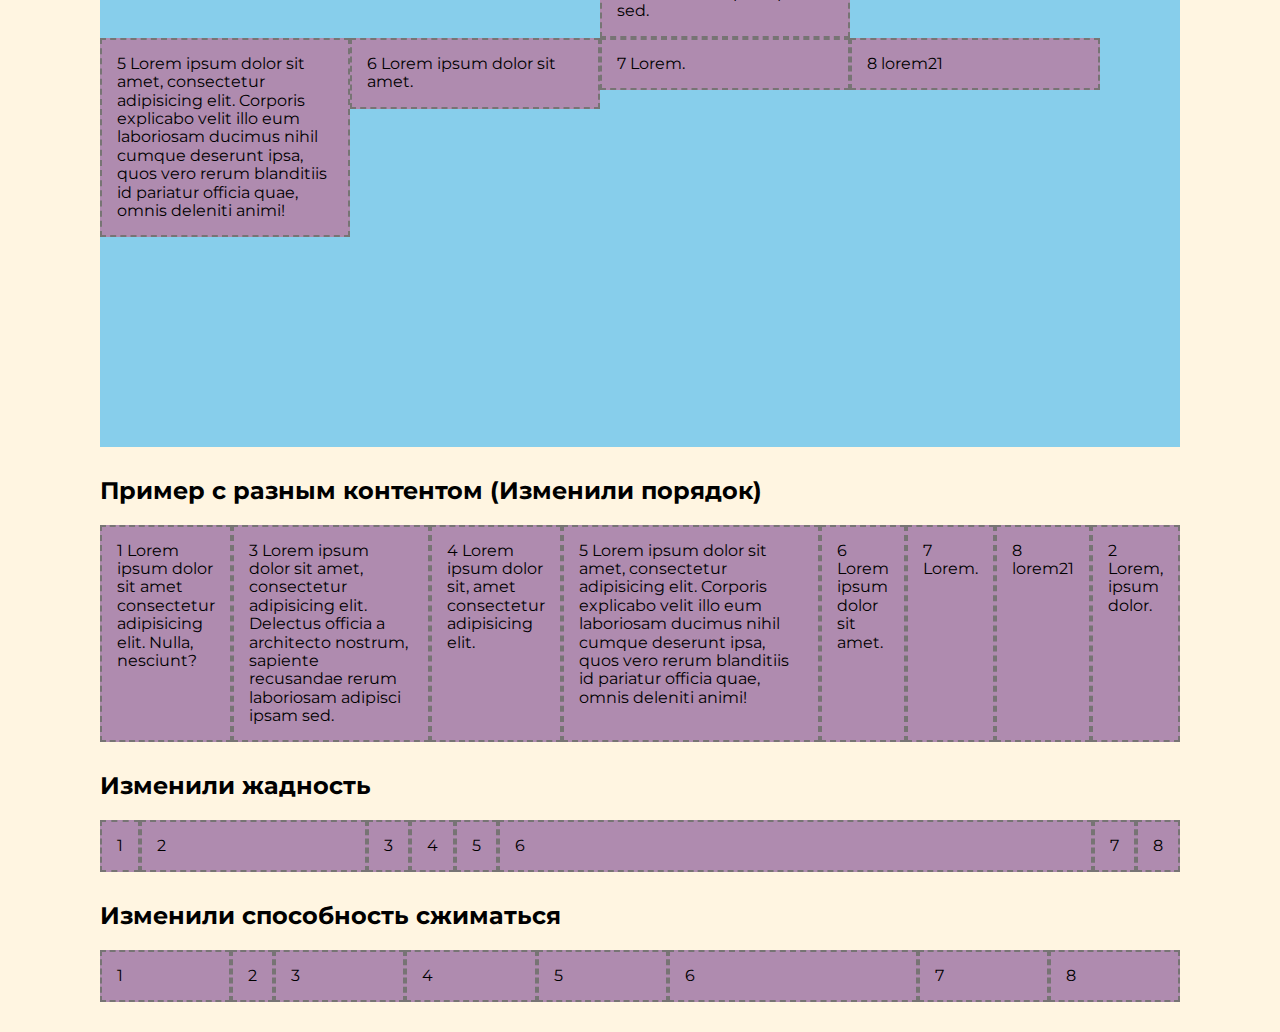
<file: lesson9/index.html>
<!DOCTYPE html>
<html lang="ru">

<head>
    <meta charset="UTF-8">
    <meta http-equiv="X-UA-Compatible" content="IE=edge">
    <meta name="viewport" content="width=device-width, initial-scale=1.0">
    <title>Flexbox</title>
    <link rel="preconnect" href="https://fonts.googleapis.com">
    <link rel="preconnect" href="https://fonts.gstatic.com" crossorigin>
    <link href="https://fonts.googleapis.com/css2?family=Montserrat:wght@400;500;700&display=swap" rel="stylesheet">
    <link rel="stylesheet" href="css/normalize.css">
    <link rel="stylesheet" href="css/style.css">
</head>

<body>
    <div class="container">
        <header>
            <h1>Flexbox</h1>
        </header>
        <main>
            <div class="flex-example">
                <h2 class="flex-example__title">flex-direction: row (по умолчанию)</h2>
                <div class="flex-example__parent row">
                    <div class="flex-example__item">1</div>
                    <div class="flex-example__item">2</div>
                    <div class="flex-example__item">3</div>
                    <div class="flex-example__item">4</div>
                    <div class="flex-example__item">5</div>
                    <div class="flex-example__item">6</div>
                    <div class="flex-example__item">7</div>
                    <div class="flex-example__item">8</div>
                </div>
            </div>
            <div class="flex-example">
                <h2 class="flex-example__title">flex-direction: column</h2>
                <div class="flex-example__parent column">
                    <div class="flex-example__item">1</div>
                    <div class="flex-example__item">2</div>
                    <div class="flex-example__item">3</div>
                    <div class="flex-example__item">4</div>
                    <div class="flex-example__item">5</div>
                    <div class="flex-example__item">6</div>
                    <div class="flex-example__item">7</div>
                    <div class="flex-example__item">8</div>
                </div>
            </div>
            <div class="flex-example">
                <h2 class="flex-example__title">flex-direction: row-reverse</h2>
                <div class="flex-example__parent row-reverse">
                    <div class="flex-example__item">1</div>
                    <div class="flex-example__item">2</div>
                    <div class="flex-example__item">3</div>
                    <div class="flex-example__item">4</div>
                    <div class="flex-example__item">5</div>
                    <div class="flex-example__item">6</div>
                    <div class="flex-example__item">7</div>
                    <div class="flex-example__item">8</div>
                </div>
            </div>
            <div class="flex-example">
                <h2 class="flex-example__title">flex-direction: column-reverse</h2>
                <div class="flex-example__parent column-reverse">
                    <div class="flex-example__item">1</div>
                    <div class="flex-example__item">2</div>
                    <div class="flex-example__item">3</div>
                    <div class="flex-example__item">4</div>
                    <div class="flex-example__item">5</div>
                    <div class="flex-example__item">6</div>
                    <div class="flex-example__item">7</div>
                    <div class="flex-example__item">8</div>
                </div>
            </div>
            <div class="flex-example">
                <h2 class="flex-example__title">justify-content: flex-start (по умолчанию)</h2>
                <div class="flex-example__parent jc_flex-start">
                    <div class="flex-example__item">1</div>
                    <div class="flex-example__item">2</div>
                    <div class="flex-example__item">3</div>
                    <div class="flex-example__item">4</div>
                    <div class="flex-example__item">5</div>
                    <div class="flex-example__item">6</div>
                    <div class="flex-example__item">7</div>
                    <div class="flex-example__item">8</div>
                </div>
            </div>
            <div class="flex-example">
                <h2 class="flex-example__title">justify-content: flex-end</h2>
                <div class="flex-example__parent jc_flex-end">
                    <div class="flex-example__item">1</div>
                    <div class="flex-example__item">2</div>
                    <div class="flex-example__item">3</div>
                    <div class="flex-example__item">4</div>
                    <div class="flex-example__item">5</div>
                    <div class="flex-example__item">6</div>
                    <div class="flex-example__item">7</div>
                    <div class="flex-example__item">8</div>
                </div>
            </div>
            <div class="flex-example">
                <h2 class="flex-example__title">justify-content: space-between</h2>
                <div class="flex-example__parent jc_space-between">
                    <div class="flex-example__item">1</div>
                    <div class="flex-example__item">2</div>
                    <div class="flex-example__item">3</div>
                    <div class="flex-example__item">4</div>
                    <div class="flex-example__item">5</div>
                    <div class="flex-example__item">6</div>
                    <div class="flex-example__item">7</div>
                    <div class="flex-example__item">8</div>
                </div>
            </div>
            <div class="flex-example">
                <h2 class="flex-example__title">justify-content: space-around</h2>
                <div class="flex-example__parent jc_space-around">
                    <div class="flex-example__item">1</div>
                    <div class="flex-example__item">2</div>
                    <div class="flex-example__item">3</div>
                    <div class="flex-example__item">4</div>
                    <div class="flex-example__item">5</div>
                    <div class="flex-example__item">6</div>
                    <div class="flex-example__item">7</div>
                    <div class="flex-example__item">8</div>
                </div>
            </div>
            <div class="flex-example">
                <h2 class="flex-example__title">justify-content: space-around</h2>
                <div class="flex-example__parent jc_space-around">
                    <div class="flex-example__item">1</div>
                    <div class="flex-example__item">2</div>
                    <div class="flex-example__item">3</div>
                    <div class="flex-example__item">4</div>
                    <div class="flex-example__item">5</div>
                    <div class="flex-example__item">6</div>
                    <div class="flex-example__item">7</div>
                    <div class="flex-example__item">8</div>
                </div>
            </div>
            <div class="flex-example">
                <h2 class="flex-example__title">align-items: stretch (по умолчанию)</h2>
                <div class="flex-example__parent ai stretch">
                    <div class="flex-example__item">1</div>
                    <div class="flex-example__item">2</div>
                    <div class="flex-example__item">3</div>
                    <div class="flex-example__item">4</div>
                    <div class="flex-example__item">5</div>
                    <div class="flex-example__item">6</div>
                    <div class="flex-example__item">7</div>
                    <div class="flex-example__item">8</div>
                </div>
            </div>
            <div class="flex-example">
                <h2 class="flex-example__title">align-items: center</h2>
                <div class="flex-example__parent ai center">
                    <div class="flex-example__item">1</div>
                    <div class="flex-example__item">2</div>
                    <div class="flex-example__item">3</div>
                    <div class="flex-example__item">4</div>
                    <div class="flex-example__item">5</div>
                    <div class="flex-example__item">6</div>
                    <div class="flex-example__item">7</div>
                    <div class="flex-example__item">8</div>
                </div>
            </div>
            <div class="flex-example">
                <h2 class="flex-example__title">align-items: flex-start</h2>
                <div class="flex-example__parent ai flex-start">
                    <div class="flex-example__item">1</div>
                    <div class="flex-example__item">2</div>
                    <div class="flex-example__item">3</div>
                    <div class="flex-example__item">4</div>
                    <div class="flex-example__item">5</div>
                    <div class="flex-example__item">6</div>
                    <div class="flex-example__item">7</div>
                    <div class="flex-example__item">8</div>
                </div>
            </div>
            <div class="flex-example">
                <h2 class="flex-example__title">align-items: flex-end</h2>
                <div class="flex-example__parent ai flex-end">
                    <div class="flex-example__item">1</div>
                    <div class="flex-example__item">2</div>
                    <div class="flex-example__item">3</div>
                    <div class="flex-example__item">4</div>
                    <div class="flex-example__item">5</div>
                    <div class="flex-example__item">6</div>
                    <div class="flex-example__item">7</div>
                    <div class="flex-example__item">8</div>
                </div>
            </div>
            <div class="flex-example">
                <h2 class="flex-example__title">inline-flex</h2>
                <div class="flex-example__parent inline-flex">
                    <div class="flex-example__item">1</div>
                    <div class="flex-example__item">2</div>
                    <div class="flex-example__item">3</div>
                    <div class="flex-example__item">4</div>
                    <div class="flex-example__item">5</div>
                    <div class="flex-example__item">6</div>
                    <div class="flex-example__item">7</div>
                    <div class="flex-example__item">8</div>
                </div>
                <div class="flex-example__parent inline-flex">
                    <div class="flex-example__item">1</div>
                    <div class="flex-example__item">2</div>
                    <div class="flex-example__item">3</div>
                    <div class="flex-example__item">4</div>
                    <div class="flex-example__item">5</div>
                    <div class="flex-example__item">6</div>
                    <div class="flex-example__item">7</div>
                    <div class="flex-example__item">8</div>
                </div>
            </div>
            <div class="flex-example">
                <h2 class="flex-example__title">align-items: baseline</h2>
                <div class="flex-example__parent ai baseline">
                    <div class="flex-example__item">1</div>
                    <div class="flex-example__item">2</div>
                    <div class="flex-example__item">3</div>
                    <div class="flex-example__item">4</div>
                    <div class="flex-example__item">5</div>
                    <div class="flex-example__item">6</div>
                    <div class="flex-example__item">7</div>
                    <div class="flex-example__item">8</div>
                </div>
            </div>
            <div class="flex-example">
                <h2 class="flex-example__title">align-self</h2>
                <div class="flex-example__parent ai">
                    <div class="flex-example__item">1</div>
                    <div class="flex-example__item">2</div>
                    <div class="flex-example__item">3</div>
                    <div class="flex-example__item">4</div>
                    <div class="flex-example__item">5</div>
                    <div class="flex-example__item">6</div>
                    <div class="flex-example__item">7</div>
                    <div class="flex-example__item align-self">8</div>
                </div>
            </div>
            <div class="flex-example">
                <h2 class="flex-example__title">Пример с разным контентом</h2>
                <div class="flex-example__parent">
                    <div class="flex-example__item">1 Lorem ipsum dolor sit amet consectetur adipisicing elit. Nulla,
                        nesciunt?</div>
                    <div class="flex-example__item">2 Lorem, ipsum dolor.</div>
                    <div class="flex-example__item">3 Lorem ipsum dolor sit amet, consectetur adipisicing elit. Delectus
                        officia a architecto nostrum, sapiente recusandae rerum laboriosam adipisci ipsam sed.</div>
                    <div class="flex-example__item">4 Lorem ipsum dolor sit, amet consectetur adipisicing elit.</div>
                    <div class="flex-example__item">5 Lorem ipsum dolor sit amet, consectetur adipisicing elit. Corporis
                        explicabo velit illo eum laboriosam ducimus nihil cumque deserunt ipsa, quos vero rerum
                        blanditiis id pariatur officia quae, omnis deleniti animi!</div>
                    <div class="flex-example__item">6 Lorem ipsum dolor sit amet.</div>
                    <div class="flex-example__item">7 Lorem.</div>
                    <div class="flex-example__item">8 lorem21</div>
                </div>
            </div>
            <div class="flex-example">
                <h2 class="flex-example__title">Пример с разным контентом (Одинаковые колонки)</h2>
                <div class="flex-example__parent identical-columns">
                    <div class="flex-example__item">1 Lorem ipsum dolor sit amet consectetur adipisicing elit. Nulla,
                        nesciunt?</div>
                    <div class="flex-example__item baseline-2">2 Lorem, ipsum dolor.</div>
                    <div class="flex-example__item">3 Lorem ipsum dolor sit amet, consectetur adipisicing elit. Delectus
                        officia a architecto nostrum, sapiente recusandae rerum laboriosam adipisci ipsam sed.</div>
                    <div class="flex-example__item">4 Lorem ipsum dolor sit, amet consectetur adipisicing elit.</div>
                    <div class="flex-example__item">5 Lorem ipsum dolor sit amet, consectetur adipisicing elit. Corporis
                        explicabo velit illo eum laboriosam ducimus nihil cumque deserunt ipsa, quos vero rerum
                        blanditiis id pariatur officia quae, omnis deleniti animi!</div>
                    <div class="flex-example__item">6 Lorem ipsum dolor sit amet.</div>
                    <div class="flex-example__item">7 Lorem.</div>
                    <div class="flex-example__item">8 lorem21</div>
                </div>
            </div>
            <div class="flex-example">
                <h2 class="flex-example__title">Пример с разным контентом и множество колонок</h2>
                <div class="flex-example__parent identical-columns wraps">
                    <div class="flex-example__item">1 Lorem ipsum dolor sit amet consectetur adipisicing elit. Nulla,
                        nesciunt?</div>
                    <div class="flex-example__item">2 Lorem, ipsum dolor.</div>
                    <div class="flex-example__item">3 Lorem ipsum dolor sit amet, consectetur adipisicing elit. Delectus
                        officia a architecto nostrum, sapiente recusandae rerum laboriosam adipisci ipsam sed.</div>
                    <div class="flex-example__item">4 Lorem ipsum dolor sit, amet consectetur adipisicing elit.</div>
                    <div class="flex-example__item">5 Lorem ipsum dolor sit amet, consectetur adipisicing elit. Corporis
                        explicabo velit illo eum laboriosam ducimus nihil cumque deserunt ipsa, quos vero rerum
                        blanditiis id pariatur officia quae, omnis deleniti animi!</div>
                    <div class="flex-example__item">6 Lorem ipsum dolor sit amet.</div>
                    <div class="flex-example__item">7 Lorem.</div>
                    <div class="flex-example__item">8 lorem21</div>
                </div>
            </div>
            <div class="flex-example">
                <h2 class="flex-example__title">Пример с разным контентом (Изменили порядок)</h2>
                <div class="flex-example__parent">
                    <div class="flex-example__item">1 Lorem ipsum dolor sit amet consectetur adipisicing elit. Nulla,
                        nesciunt?</div>
                    <div class="flex-example__item change-order">2 Lorem, ipsum dolor.</div>
                    <div class="flex-example__item">3 Lorem ipsum dolor sit amet, consectetur adipisicing elit. Delectus
                        officia a architecto nostrum, sapiente recusandae rerum laboriosam adipisci ipsam sed.</div>
                    <div class="flex-example__item">4 Lorem ipsum dolor sit, amet consectetur adipisicing elit.</div>
                    <div class="flex-example__item">5 Lorem ipsum dolor sit amet, consectetur adipisicing elit. Corporis
                        explicabo velit illo eum laboriosam ducimus nihil cumque deserunt ipsa, quos vero rerum
                        blanditiis id pariatur officia quae, omnis deleniti animi!</div>
                    <div class="flex-example__item">6 Lorem ipsum dolor sit amet.</div>
                    <div class="flex-example__item">7 Lorem.</div>
                    <div class="flex-example__item">8 lorem21</div>
                </div>
            </div>
            <div class="flex-example">
                <h2 class="flex-example__title">Изменили жадность</h2>
                <div class="flex-example__parent row">
                    <div class="flex-example__item">1</div>
                    <div class="flex-example__item change-grow-1">2</div>
                    <div class="flex-example__item">3</div>
                    <div class="flex-example__item">4</div>
                    <div class="flex-example__item">5</div>
                    <div class="flex-example__item change-grow-2">6</div>
                    <div class="flex-example__item">7</div>
                    <div class="flex-example__item">8</div>
                </div>
            </div>
            <div class="flex-example">
                <h2 class="flex-example__title">Изменили способность сжиматься</h2>
                <div class="flex-example__parent identical-columns">
                    <div class="flex-example__item">1</div>
                    <div class="flex-example__item change-shrink-1">2</div>
                    <div class="flex-example__item">3</div>
                    <div class="flex-example__item">4</div>
                    <div class="flex-example__item">5</div>
                    <div class="flex-example__item change-shrink-2">6</div>
                    <div class="flex-example__item">7</div>
                    <div class="flex-example__item">8</div>
                </div>
            </div>
            
        </main>
    </div>
</body>

</html>
</file>
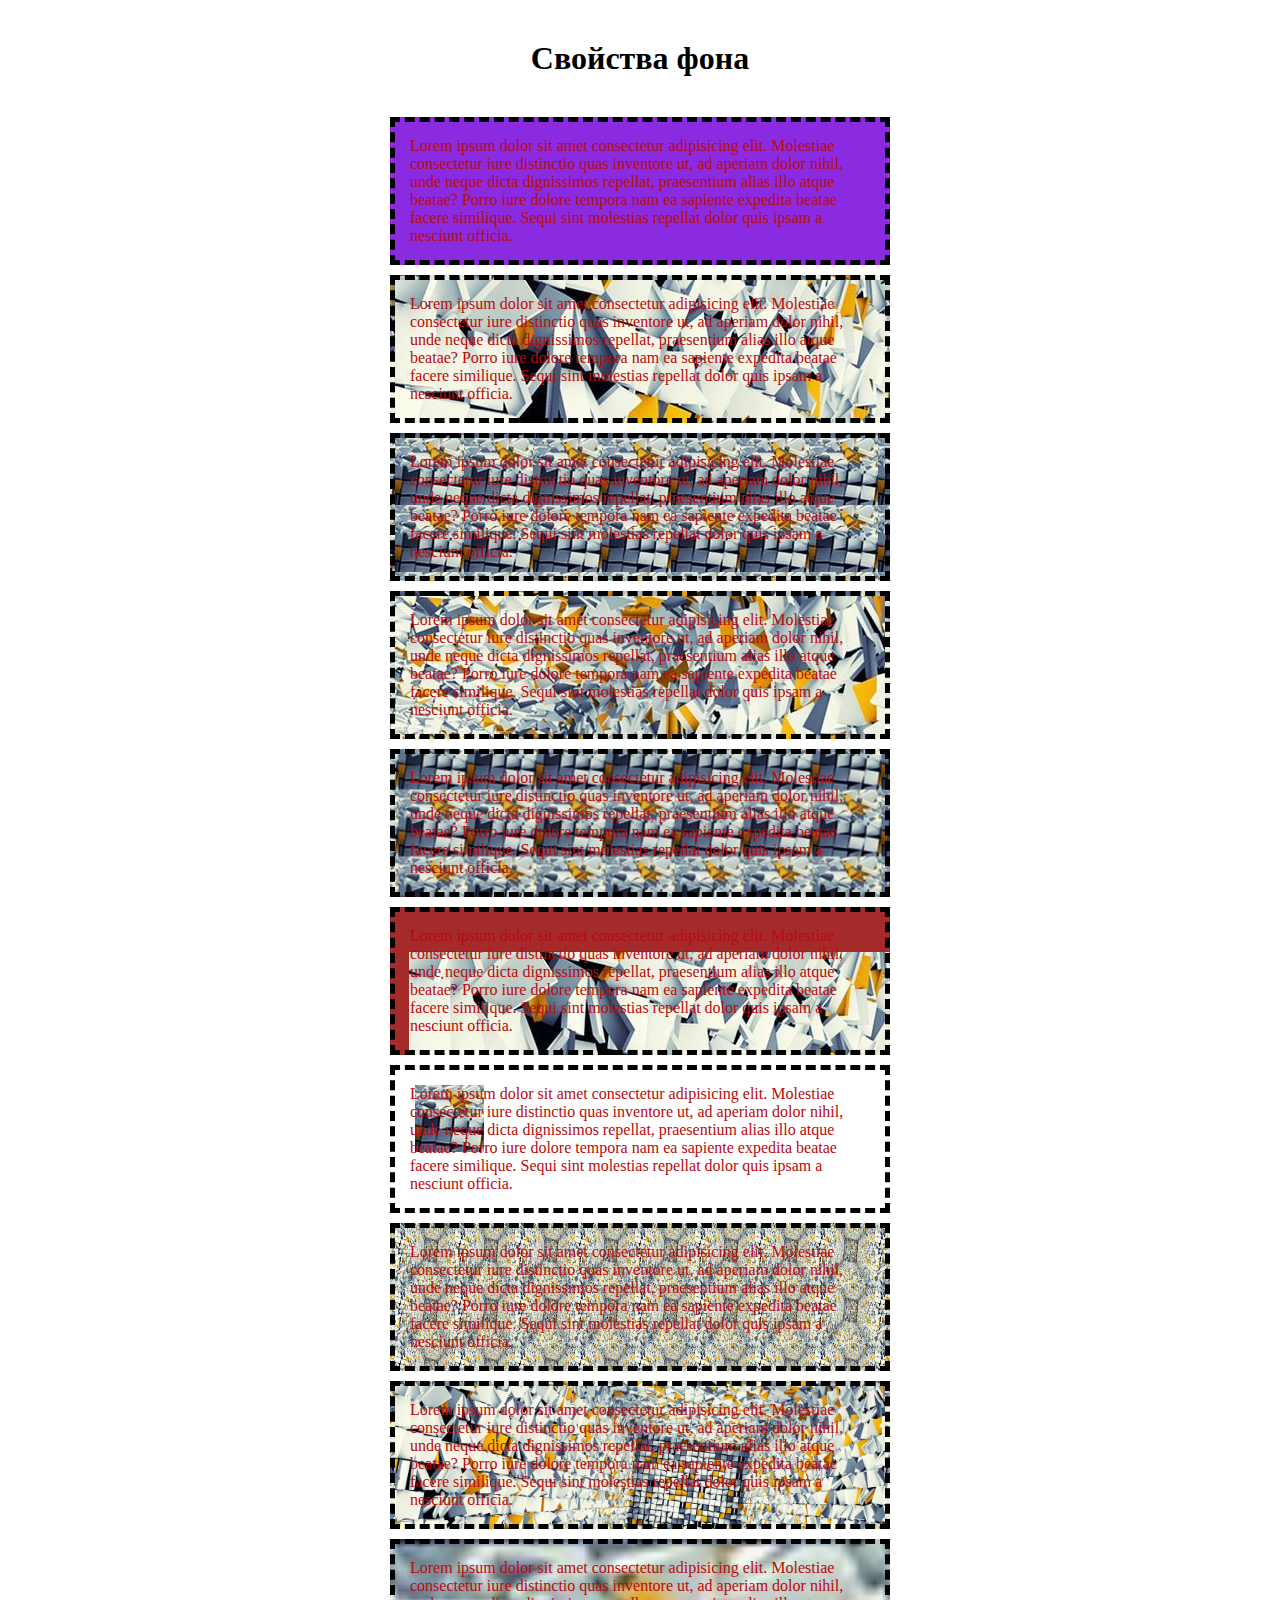
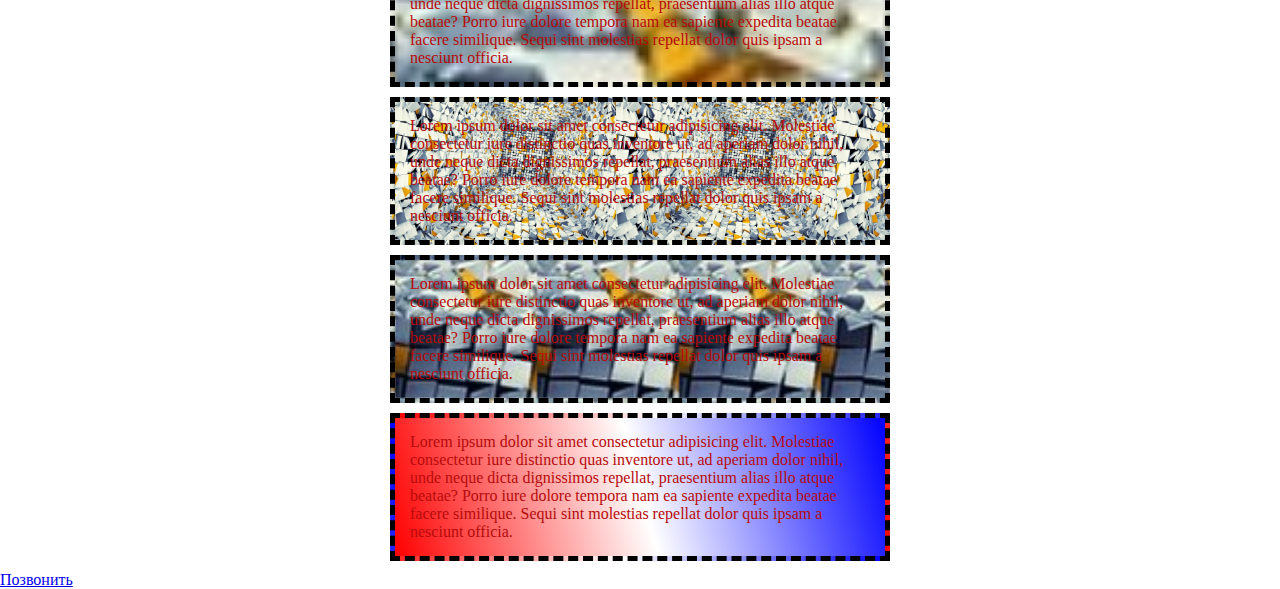
<file: lesson3/background.html>
<!DOCTYPE html>
<html lang="ru">

<head>
    <meta charset="UTF-8">
    <meta http-equiv="X-UA-Compatible" content="IE=edge">
    <meta name="viewport" content="width=device-width, initial-scale=1.0">
    <title>Свойства фона</title>
    <link rel="stylesheet" href="css/background.css">
</head>

<body>
    <header>
        <h1>Свойства фона</h1>
    </header>
    <main>
        <p class="first">
            Lorem ipsum dolor sit amet consectetur adipisicing elit. Molestiae consectetur iure distinctio quas
            inventore ut, ad aperiam dolor nihil, unde neque dicta dignissimos repellat, praesentium alias illo atque
            beatae? Porro iure dolore tempora nam ea sapiente expedita beatae facere similique. Sequi sint molestias
            repellat dolor quis ipsam a nesciunt officia.
        </p>
        <p class="second big-background">
            Lorem ipsum dolor sit amet consectetur adipisicing elit. Molestiae consectetur iure distinctio quas
            inventore ut, ad aperiam dolor nihil, unde neque dicta dignissimos repellat, praesentium alias illo atque
            beatae? Porro iure dolore tempora nam ea sapiente expedita beatae facere similique. Sequi sint molestias
            repellat dolor quis ipsam a nesciunt officia.
        </p>
        <p class="third small-background">
            Lorem ipsum dolor sit amet consectetur adipisicing elit. Molestiae consectetur iure distinctio quas
            inventore ut, ad aperiam dolor nihil, unde neque dicta dignissimos repellat, praesentium alias illo atque
            beatae? Porro iure dolore tempora nam ea sapiente expedita beatae facere similique. Sequi sint molestias
            repellat dolor quis ipsam a nesciunt officia.
        </p>
        <p class="fourth big-background">
            Lorem ipsum dolor sit amet consectetur adipisicing elit. Molestiae consectetur iure distinctio quas
            inventore ut, ad aperiam dolor nihil, unde neque dicta dignissimos repellat, praesentium alias illo atque
            beatae? Porro iure dolore tempora nam ea sapiente expedita beatae facere similique. Sequi sint molestias
            repellat dolor quis ipsam a nesciunt officia.
        </p>
        <p class="fifth small-background">
            Lorem ipsum dolor sit amet consectetur adipisicing elit. Molestiae consectetur iure distinctio quas
            inventore ut, ad aperiam dolor nihil, unde neque dicta dignissimos repellat, praesentium alias illo atque
            beatae? Porro iure dolore tempora nam ea sapiente expedita beatae facere similique. Sequi sint molestias
            repellat dolor quis ipsam a nesciunt officia.
        </p>
        <p class="sixth big-background">
            Lorem ipsum dolor sit amet consectetur adipisicing elit. Molestiae consectetur iure distinctio quas
            inventore ut, ad aperiam dolor nihil, unde neque dicta dignissimos repellat, praesentium alias illo atque
            beatae? Porro iure dolore tempora nam ea sapiente expedita beatae facere similique. Sequi sint molestias
            repellat dolor quis ipsam a nesciunt officia.
        </p>
        <p class="seventh small-background">
            Lorem ipsum dolor sit amet consectetur adipisicing elit. Molestiae consectetur iure distinctio quas
            inventore ut, ad aperiam dolor nihil, unde neque dicta dignissimos repellat, praesentium alias illo atque
            beatae? Porro iure dolore tempora nam ea sapiente expedita beatae facere similique. Sequi sint molestias
            repellat dolor quis ipsam a nesciunt officia.
        </p>
        <p class="eighth big-background">
            Lorem ipsum dolor sit amet consectetur adipisicing elit. Molestiae consectetur iure distinctio quas
            inventore ut, ad aperiam dolor nihil, unde neque dicta dignissimos repellat, praesentium alias illo atque
            beatae? Porro iure dolore tempora nam ea sapiente expedita beatae facere similique. Sequi sint molestias
            repellat dolor quis ipsam a nesciunt officia.
        </p>
        <p class="ninth big-background">
            Lorem ipsum dolor sit amet consectetur adipisicing elit. Molestiae consectetur iure distinctio quas
            inventore ut, ad aperiam dolor nihil, unde neque dicta dignissimos repellat, praesentium alias illo atque
            beatae? Porro iure dolore tempora nam ea sapiente expedita beatae facere similique. Sequi sint molestias
            repellat dolor quis ipsam a nesciunt officia.
        </p>
        <p class="tenth small-background">
            Lorem ipsum dolor sit amet consectetur adipisicing elit. Molestiae consectetur iure distinctio quas
            inventore ut, ad aperiam dolor nihil, unde neque dicta dignissimos repellat, praesentium alias illo atque
            beatae? Porro iure dolore tempora nam ea sapiente expedita beatae facere similique. Sequi sint molestias
            repellat dolor quis ipsam a nesciunt officia.
        </p>
        <p class="eleventh big-background">
            Lorem ipsum dolor sit amet consectetur adipisicing elit. Molestiae consectetur iure distinctio quas
            inventore ut, ad aperiam dolor nihil, unde neque dicta dignissimos repellat, praesentium alias illo atque
            beatae? Porro iure dolore tempora nam ea sapiente expedita beatae facere similique. Sequi sint molestias
            repellat dolor quis ipsam a nesciunt officia.
        </p>
        <p class="twelth small-background">
            Lorem ipsum dolor sit amet consectetur adipisicing elit. Molestiae consectetur iure distinctio quas
            inventore ut, ad aperiam dolor nihil, unde neque dicta dignissimos repellat, praesentium alias illo atque
            beatae? Porro iure dolore tempora nam ea sapiente expedita beatae facere similique. Sequi sint molestias
            repellat dolor quis ipsam a nesciunt officia.
        </p>
        <p class="thirteenth">
            Lorem ipsum dolor sit amet consectetur adipisicing elit. Molestiae consectetur iure distinctio quas
            inventore ut, ad aperiam dolor nihil, unde neque dicta dignissimos repellat, praesentium alias illo atque
            beatae? Porro iure dolore tempora nam ea sapiente expedita beatae facere similique. Sequi sint molestias
            repellat dolor quis ipsam a nesciunt officia.
        </p>
        
    </main>
    <footer>
        <!-- Использует приложение для звонков -->
        <a href="tel:+3751111111">Позвонить</a>
    </footer>
</body>

</html>
</file>
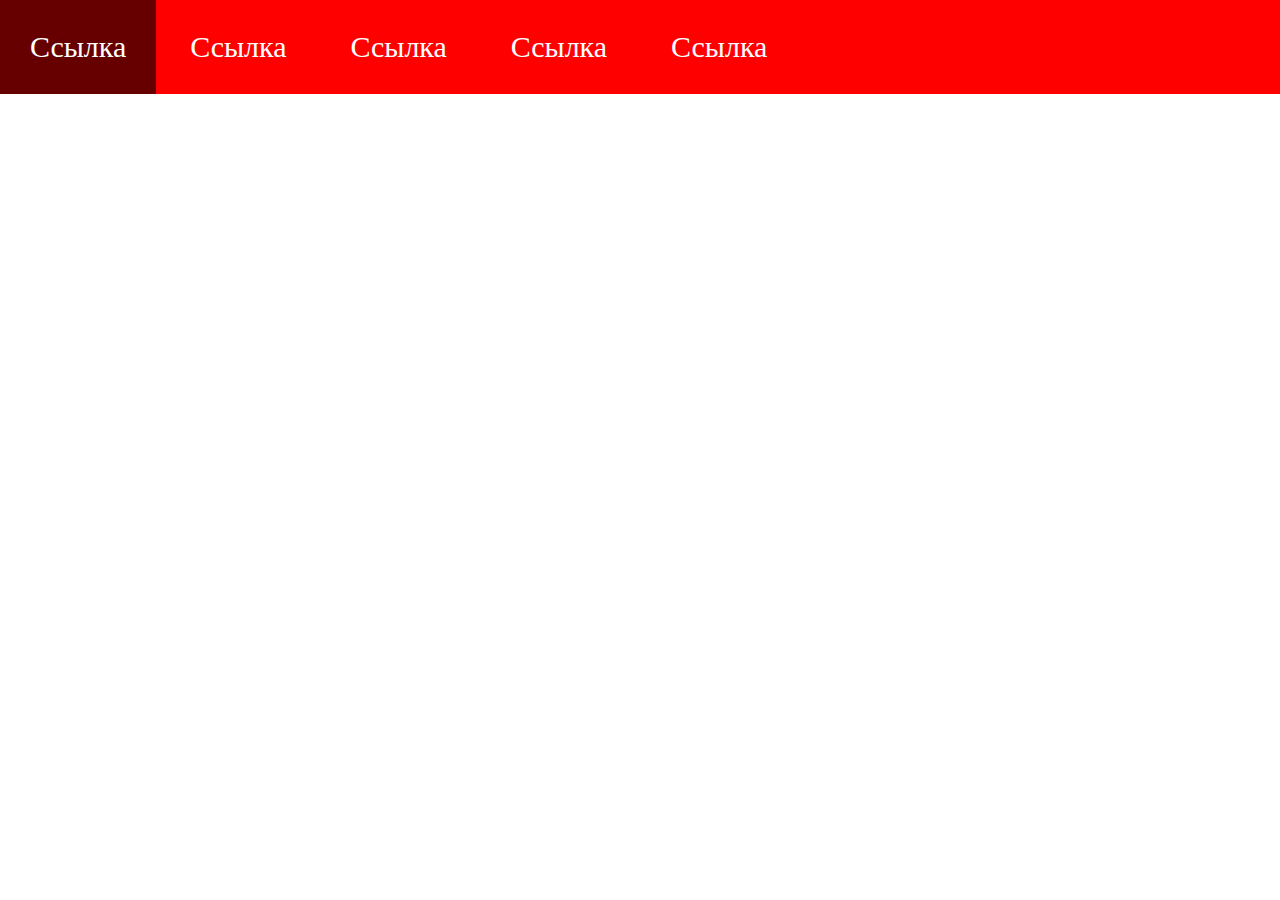
<file: lesson4/navigation.html>
<!DOCTYPE html>
<html lang="en">

<head>
    <meta charset="UTF-8">
    <meta http-equiv="X-UA-Compatible" content="IE=edge">
    <meta name="viewport" content="width=device-width, initial-scale=1.0">
    <title>Навигация</title>
    <link rel="stylesheet" href="css/navigation.css">
</head>

<body>
    <header>
        <a href="#">Ссылка</a>
        <a href="#">Ссылка</a>
        <a href="#">Ссылка</a>
        <a href="#">Ссылка</a>
        <a href="#">Ссылка</a>
    </header>
</body>

</html>
</file>
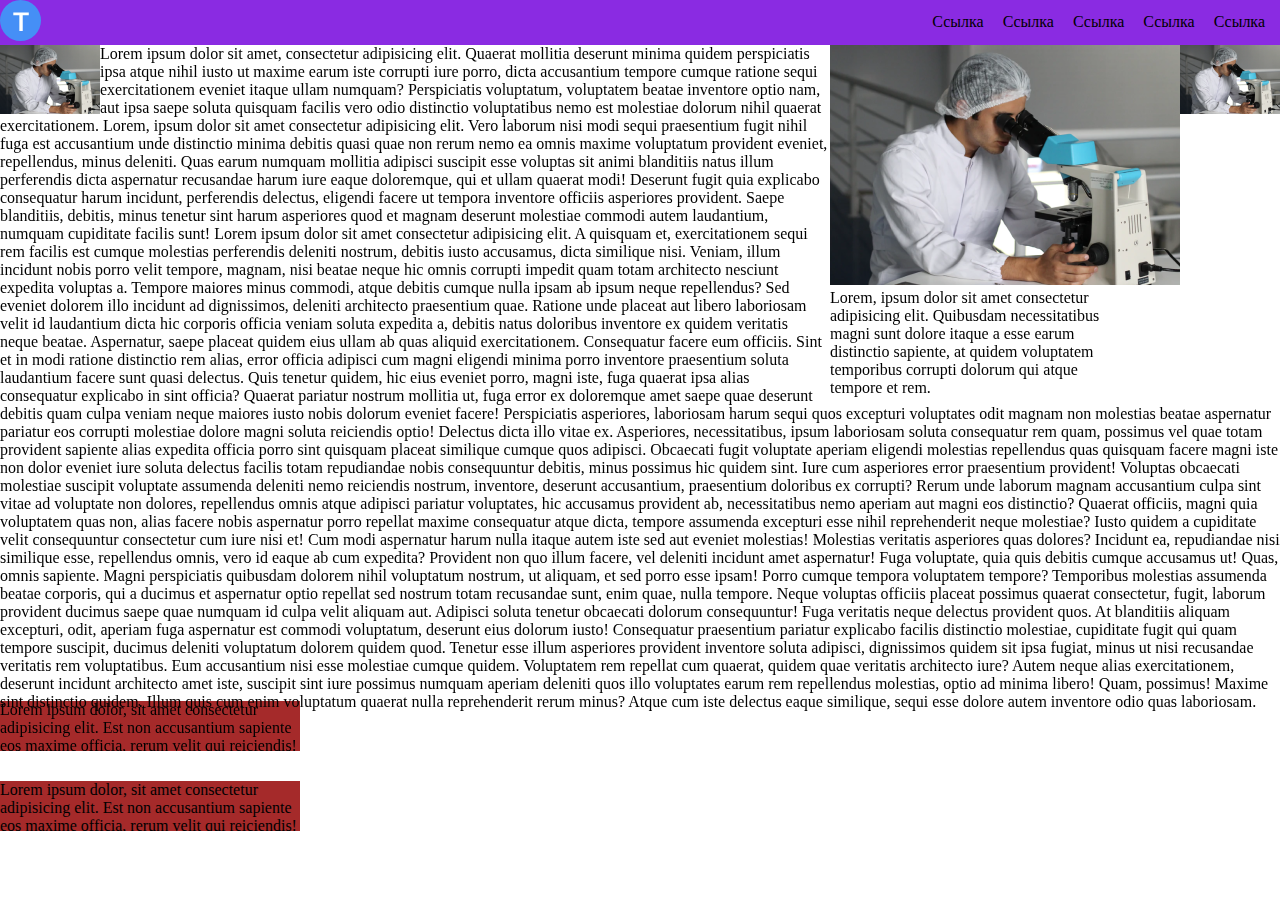
<file: lesson5/float.html>
<!DOCTYPE html>
<html lang="en">

<head>
    <meta charset="UTF-8">
    <meta http-equiv="X-UA-Compatible" content="IE=edge">
    <meta name="viewport" content="width=device-width, initial-scale=1.0">
    <title>Float (Плавающий элемент)</title>
    <link rel="stylesheet" href="css/float.css">
</head>

<body>
    <header>
        <a href="#" class="logo"><img src="images/logo.svg" alt="logo"></a>
        <!-- nav.menu>ul>li*5>a[href="#"] -->
        <nav class="menu">
            <ul>
                <li><a href="#" class="menu__item">Ссылка</a></li>
                <li><a href="#" class="menu__item">Ссылка</a></li>
                <li><a href="#" class="menu__item">Ссылка</a></li>
                <li><a href="#" class="menu__item">Ссылка</a></li>
                <li><a href="#" class="menu__item">Ссылка</a></li>
            </ul>
        </nav>
    </header>
    <main>
        <div class="block">
            <!-- Обтекание изображения текстом -->
            <img src="images/man.png" alt="man" class="block__image" width="100">
            <img src="images/man.png" alt="man" class="block__image_right" width="100">
            <div class="block__el">
                <img src="images/man.png" alt="man">
                <p>Lorem, ipsum dolor sit amet consectetur adipisicing elit. Quibusdam necessitatibus magni sunt dolore
                    itaque a esse earum distinctio sapiente, at quidem voluptatem temporibus corrupti dolorum qui atque
                    tempore et rem.</p>
            </div>
            <p class="block__text">Lorem ipsum dolor sit amet, consectetur adipisicing elit. Quaerat mollitia deserunt
                minima quidem perspiciatis ipsa atque nihil iusto ut maxime earum iste corrupti iure porro, dicta
                accusantium tempore cumque ratione sequi exercitationem eveniet itaque ullam numquam? Perspiciatis
                voluptatum, voluptatem beatae inventore optio nam, aut ipsa saepe soluta quisquam facilis vero odio
                distinctio voluptatibus nemo est molestiae dolorum nihil quaerat exercitationem.
                Lorem, ipsum dolor sit amet consectetur adipisicing elit. Vero laborum nisi modi sequi praesentium fugit
                nihil fuga est accusantium unde distinctio minima debitis quasi quae non rerum nemo ea omnis maxime
                voluptatum provident eveniet, repellendus, minus deleniti. Quas earum numquam mollitia adipisci suscipit
                esse voluptas sit animi blanditiis natus illum perferendis dicta aspernatur recusandae harum iure eaque
                doloremque, qui et ullam quaerat modi! Deserunt fugit quia explicabo consequatur harum incidunt,
                perferendis delectus, eligendi facere ut tempora inventore officiis asperiores provident. Saepe
                blanditiis, debitis, minus tenetur sint harum asperiores quod et magnam deserunt molestiae commodi autem
                laudantium, numquam cupiditate facilis sunt! Lorem ipsum dolor sit amet consectetur adipisicing elit. A
                quisquam et, exercitationem sequi rem facilis est cumque molestias perferendis deleniti nostrum, debitis
                iusto accusamus, dicta similique nisi. Veniam, illum incidunt nobis porro velit tempore, magnam, nisi
                beatae neque hic omnis corrupti impedit quam totam architecto nesciunt expedita voluptas a. Tempore
                maiores minus commodi, atque debitis cumque nulla ipsam ab ipsum neque repellendus? Sed eveniet dolorem
                illo incidunt ad dignissimos, deleniti architecto praesentium quae. Ratione unde placeat aut libero
                laboriosam velit id laudantium dicta hic corporis officia veniam soluta expedita a, debitis natus
                doloribus inventore ex quidem veritatis neque beatae. Aspernatur, saepe placeat quidem eius ullam ab
                quas aliquid exercitationem. Consequatur facere eum officiis. Sint et in modi ratione distinctio rem
                alias, error officia adipisci cum magni eligendi minima porro inventore praesentium soluta laudantium
                facere sunt quasi delectus. Quis tenetur quidem, hic eius eveniet porro, magni iste, fuga quaerat ipsa
                alias consequatur explicabo in sint officia? Quaerat pariatur nostrum mollitia ut, fuga error ex
                doloremque amet saepe quae deserunt debitis quam culpa veniam neque maiores iusto nobis dolorum eveniet
                facere! Perspiciatis asperiores, laboriosam harum sequi quos excepturi voluptates odit magnam non
                molestias beatae aspernatur pariatur eos corrupti molestiae dolore magni soluta reiciendis optio!
                Delectus dicta illo vitae ex. Asperiores, necessitatibus, ipsum laboriosam soluta consequatur rem quam,
                possimus vel quae totam provident sapiente alias expedita officia porro sint quisquam placeat similique
                cumque quos adipisci. Obcaecati fugit voluptate aperiam eligendi molestias repellendus quas quisquam
                facere magni iste non dolor eveniet iure soluta delectus facilis totam repudiandae nobis consequuntur
                debitis, minus possimus hic quidem sint. Iure cum asperiores error praesentium provident! Voluptas
                obcaecati molestiae suscipit voluptate assumenda deleniti nemo reiciendis nostrum, inventore, deserunt
                accusantium, praesentium doloribus ex corrupti? Rerum unde laborum magnam accusantium culpa sint vitae
                ad voluptate non dolores, repellendus omnis atque adipisci pariatur voluptates, hic accusamus provident
                ab, necessitatibus nemo aperiam aut magni eos distinctio? Quaerat officiis, magni quia voluptatem quas
                non, alias facere nobis aspernatur porro repellat maxime consequatur atque dicta, tempore assumenda
                excepturi esse nihil reprehenderit neque molestiae? Iusto quidem a cupiditate velit consequuntur
                consectetur cum iure nisi et! Cum modi aspernatur harum nulla itaque autem iste sed aut eveniet
                molestias! Molestias veritatis asperiores quas dolores? Incidunt ea, repudiandae nisi similique esse,
                repellendus omnis, vero id eaque ab cum expedita? Provident non quo illum facere, vel deleniti incidunt
                amet aspernatur! Fuga voluptate, quia quis debitis cumque accusamus ut! Quas, omnis sapiente. Magni
                perspiciatis quibusdam dolorem nihil voluptatum nostrum, ut aliquam, et sed porro esse ipsam! Porro
                cumque tempora voluptatem tempore? Temporibus molestias assumenda beatae corporis, qui a ducimus et
                aspernatur optio repellat sed nostrum totam recusandae sunt, enim quae, nulla tempore. Neque voluptas
                officiis placeat possimus quaerat consectetur, fugit, laborum provident ducimus saepe quae numquam id
                culpa velit aliquam aut. Adipisci soluta tenetur obcaecati dolorum consequuntur! Fuga veritatis neque
                delectus provident quos. At blanditiis aliquam excepturi, odit, aperiam fuga aspernatur est commodi
                voluptatum, deserunt eius dolorum iusto! Consequatur praesentium pariatur explicabo facilis distinctio
                molestiae, cupiditate fugit qui quam tempore suscipit, ducimus deleniti voluptatum dolorem quidem quod.
                Tenetur esse illum asperiores provident inventore soluta adipisci, dignissimos quidem sit ipsa fugiat,
                minus ut nisi recusandae veritatis rem voluptatibus. Eum accusantium nisi esse molestiae cumque quidem.
                Voluptatem rem repellat cum quaerat, quidem quae veritatis architecto iure? Autem neque alias
                exercitationem, deserunt incidunt architecto amet iste, suscipit sint iure possimus numquam aperiam
                deleniti quos illo voluptates earum rem repellendus molestias, optio ad minima libero! Quam, possimus!
                Maxime sint distinctio quidem. Illum quis cum enim voluptatum quaerat nulla reprehenderit rerum minus?
                Atque cum iste delectus eaque similique, sequi esse dolore autem inventore odio quas laboriosam.
            </p>

        </div>
        <div class="block-2">
            <p class="block-2__el">Lorem ipsum dolor, sit amet consectetur adipisicing elit. Est non accusantium sapiente eos maxime
                officia, rerum velit qui reiciendis! Consequuntur, possimus! Quos hic alias et. Minima aliquid, maxime,
                vitae dolor fugit voluptatibus a rem cupiditate quibusdam delectus nihil quisquam? Totam.</p>
        </div>
        <div class="block-3">
            <p class="block-3__el">Lorem ipsum dolor, sit amet consectetur adipisicing elit. Est non accusantium sapiente eos maxime
                officia, rerum velit qui reiciendis! Consequuntur, possimus! Quos hic alias et. Minima aliquid, maxime,
                vitae dolor fugit voluptatibus a rem cupiditate quibusdam delectus nihil quisquam? Totam.</p>
        </div>


    </main>
    <footer></footer>
</body>

</html>
</file>
<file: asset/css/style.css>
.container {
    max-width: 1080px;
    margin: 0 auto;
}


body {
    font-family: 'Montserrat';
    background-color: rgb(255, 245, 225);
}

h1 {
    text-align: center;
    padding: 40px 0;
}
</file>
<file: lesson10/css/style.css>
:root {
    --main-color: gray;
    --second-color: lightblue;
    --third-color: violet;
}

.container {
    max-width: 1080px;
    margin: 0 auto;
}


body {
    font-family: 'Montserrat';
    background-color: rgb(255, 245, 225);
    min-height: 100vh;
    display: flex;
    flex-direction: column;
    justify-content: space-between;
}

h1 {
    text-align: center;
    padding: 40px 0;
}

header {
    background-color: var(--second-color);
}

main {
    background-color:var(--main-color);
    flex-grow: 1;
}

footer {
    background-color: var(--third-color);
}

.logo {
    align-self: flex-start;
    text-decoration: none;
    font-size: 35px;
    color: black;
}

.flex-wrapper {
    display: flex;
    justify-content: space-between;
    align-items: center;
}

.menu ul{
    display: flex;
    justify-content: space-around;
}

.menu {
    width: 30%;
}

.content {
    flex-basis: calc(70% - 25px);
}

aside {
    flex-basis: 30%;
    margin-left: 25px;
}

.content-flex-wrapper {
    display: flex;
    flex-wrap: wrap;
}

.menu-mobile {
    display: none;
}

@media (max-width: 1024px) {
    .container {
        max-width: 800px;
    }
}

@media (max-width: 768px) {
    .container {
        max-width: 650px;
    }
    .menu-mobile {
        display: block;
    }
    .menu {
        display: none;
    }
}

@media (max-width: 425px) {
    .content {
        flex-basis: 100%;
        padding: 10px;
    }
    aside {
        flex-basis: 100%;
        margin-left: 0;
        padding: 10px;
    }
    .menu-mobile {
        padding: 10px;
        font-size: 50px;
        text-decoration: none;
        color: black;
    }

    .logo {
        display: none;
    }

    h1 {
        display: none;
    }

    .flex-wrapper {
        justify-content: center;
    }

}
</file>
<file: lesson2/style.css>
body {
    font-family: 'Times New Roman', Times, serif;
    width:800px;
}

p{
    color: rgba(211, 224, 22, 0.705);
    /* Размер шрифта */
    font-size: 25px; 
    /* Жирность текста */
    font-weight: 700;
    /* Межбуквенное расстояние */
    letter-spacing: 1px;
    /* Межстрочной расстояне */
    line-height: 45px;
    font-family: Tahoma;
    max-width: 400px;
    min-width: 200px;
    border-bottom: 3px solid black;
}

nav {
    text-align: center;
}

nav a{
    /* Текст без подчёркивания */
    text-decoration: none;
    margin-right: 15px;
}

span{
    /* Текст с подчёркиванием */
    text-decoration:underline;
}


h1{
    /* Всё с большой буквы */
    text-transform: uppercase;
    /* Выравнивание  текста в блоке*/
    text-align: center;
    border: solid red;
    padding: 40px;
    border-radius: 10px;

}
</file>
<file: lesson4/css/style.css>
* {
    margin: 0;
    padding: 0;
    box-sizing: border-box;
}


h1 {
    padding: 40px;
    text-align: center;
}

.block-p .change-size {
    width: 300px;
    height: 300px;
}

.inline-a .change-size {
    width: 300px;
    height: 300px;
}


.inline-p p{
    display: inline;
    color: red;
}

.block-a a{
    display: block;
    width: 40px;
    height: 40px;
}

.block-p .change-padding{
    padding: 50px;
}


.inline-a .change-padding{
    padding: 50px;
}

.block-p .change-margin{
    margin: 50px;
}


.inline-a .change-margin{
    margin: 50px;
}

.example p{
    padding: 30px;
    width: 500px;
    margin: auto;
    background-color: aquamarine;
    border: 4px solid #808080;
}

.example {
    margin-bottom: 20px;
}

.example span{
    background-color: rgba(255, 255, 0, 0.486);
    border: 4px dashed rgb(0, 0, 0);
    padding: 15px;
    margin: 10px;
}

.example.inline-block span{
    display: inline-block;
}

.column {
    width: 33%;
    display: inline-block;
    vertical-align: middle;
}

.column.first {
    vertical-align: top;
}
</file>
<file: lesson5/css/style.css>
/* Подключаем шрифт из файла */
@font-face {
    font-family: "MyFonts";
    src: url(../fonts/SongstarFree.ttf);
}

* {
    padding: 0;
    margin: 0;
    box-sizing: border-box;
}

.container {
    max-width: 1200px;
    margin: auto;
}

h1, p {
    margin-bottom: 20px;
}

/* Включаем шрифты из google fonts */
.google-fonts {
    font-family: 'Red Hat Mono', monospace;
}

/* Включаем шрифты из файла */
.font-face {
    font-family: "MyFonts";
    font-size: 40px;
}
</file>
<file: lesson6/css/style.css>
*, *::before, *::after {
  margin: 0;
  padding: 0;
  box-sizing: border-box;
}

body {
  background-color: azure;
  font-family: "Verdana";
}

.container {
  max-width: 1000px;
  margin: auto;
}
.psevdo {
  padding: 20px 0;
}
.psevdo__title {
  padding: 20px 0;
  border-bottom: 2px dashed black;
  margin-bottom: 20px;
}

.psevdo__item {
  margin-bottom: 30px;
}

.psevdo__subtitle {
  margin-bottom: 10px;
}

.hover-block {
  display: inline-block;
  padding: 40px;
  background-color: brown;
}

.hover-block__link {
  color: white;
  text-decoration: none;
  font-size: 40px;
}

.hover-block__link:hover {
  /* opacity: 0; можно кликнуть */
  /* visibility: hidden; блики */
}

.hover-block:hover .hover-block__link {
  visibility: hidden;
}

.visited-block__link {
  color: black;
  font-size: 25px;
}

/* Если адресс по ссылке мы уже посещали, тогда используется стиль :visited */
.visited-block__link:visited {
  color: grey;
}

.last-child-block__item {
  width: 200px;
  background-color: darkcyan;
  padding: 20px;
  display: inline-block;
  margin: 0px 20px 20px 0px;
}

/* .last-child-block__item:last-child {
  background-color: blue;
} */

/* Меняем цвет у последнего элемента родителя такого же типа */
.last-child-block__item:last-of-type {
  background-color: blue;
}

/* Меняем стиль у третьего дочернего элемента */
.nth-child-block p:nth-child(3) {
  background-color: red;
}

.example-1 {
  font-size: 0;
}

.example-1__item {
  color: rgb(60, 127, 37);
  font-size: 20px;
  text-decoration: none;
  padding: 0px 15px;
  border-right: 2px solid black;
}

.example-1__item:first-of-type {
  padding-left: 0px;
}

.example-1__item:last-of-type {
  padding-right: 0px;
  border-right: none;
}

.example-2 {
  font-size: 0px;
}

.example-2__item {
  display: inline-block;
  width: 10%;
  height: 60px;
  background-color: black;
}

.example-2__item:nth-child(even) {
  background-color: rgb(163, 78, 78);
}

.first_line_block p::first-line {
  color: red;
  font-size: 60px;
}


.first_letter_block p::first-letter {
  color: red;
  font-size: 60px;
}

/* Вставляем элемент слева и справа */
.before_example_1 p::before,
.before_example_1 p::after
{
  content: "слово";
  color: red;
  font-size: 10px;
}


.before_example_2 p{
  display: inline-block;
}

/* Вставляем элемент сверху и снизу */
.before_example_2 p::before,
.before_example_2 p::after
{
  display: block;
  content: "слово";
  color: red;
  font-size: 10px;
  text-align: center;
}

/* Меняем курсор и отключаем стандартные маркеры*/
.before_example_3 li{
  list-style-type: none;
  cursor: pointer;
}

/* Доваляем свой маркер слева */
.before_example_3 li:hover::before {
  content: "\27A4";
  margin-right: 8px;
}


.before_example_4 a, 
.before_example_5 a
{
  color: black;
  text-decoration: none;
  font-size: 30px;
}

/* Задаём изображение с помощью content */
.before_example_4 a::before{
  content: url(../images/element.svg);
}

/* Задаём изображение с помощью background-image */
.before_example_5 a::before{
  content: "";
  display: inline-block;
  width: 20px;
  height: 20px;
  background-image: url(../images/element.svg);
  background-size: cover;
}

.before_example_6 a{
  text-align: center;
  line-height: 90px;
  font-family: Impact;
  display: inline-block;
  font-size: 40px;
  color: black;
  text-decoration: none;
  background-color: rgb(228, 177, 110);
  padding-left: 20px;
  border: 4px solid black;
}


.before_example_6 a::after {
  content: "\279C";
  display: inline-block;
  background-color: rgb(152, 103, 39);
  width: 90px;
  height: 90px;
  margin-left: 20px;
  border-left: 4px solid black;
}

.before_example_7 a{
  font-size: 40px;
  color: black;
  text-decoration: none;
  font-weight: bold;
  display: inline-block;
  transition: cubic-bezier(0.075, 0.82, 0.165, 1) 1s;
} 

.before_example_7 a::after{
  content: "";
  display: block;
  background-color: black;
  height: 5px;
  width: 0%;
  transition: ease-in-out 1s;
  opacity: 0;
}

.before_example_7 a:hover {
  /* transform: scale(10); */
  /* transform: rotate(360deg); */
  transform: translateX(200px);
}


.before_example_7 a:hover::after {
  background-color:red;
  opacity: 1;
  width: 75%;
}
</file>
<file: lesson7/css/style.css>
*, *::after, *::before {
    margin: 0;
    padding: 0;
    box-sizing: border-box;
}

.container {
    max-width: 1080px;
    margin: 0 auto;
}


body {
    font-family: 'Montserrat';
    background-color: rgb(255, 245, 225);
}

h1 {
    text-align: center;
    padding: 40px 0;
}

/* Стандартное позиционирование. Может понадобиться если захотим вернуть элемент в стандартный поток */
/* h1 {
    position: static;
} */

.block-1 p {
    margin-bottom: 20px;
    background-color: rgba(196, 196, 196, 0.487);
}

p.element-2 {
    width: 250px;
    background-color: rgba(190, 190, 81);
    /* Не выпадает из потока. Добавляются новые св-ва. left, top, right, bottom, z-index */
    position: relative;
    top: -50px;
    z-index: -1;
}

p.element-4 {
    width: 250px;
    background-color: rgb(218, 123, 100);
    /* Выпадает из потока. Добавляются новые св-ва. left, top, right, bottom, z-index */
    position: absolute;
    top: 20px;
    right: 20px;
}


.element-2 span {
    background-color: rgba(255, 0, 0, 0.363);
    font-size: 20px;
    /* Выпадает из потока. Строится относительно родительского НЕ static элемента. В нашем случае relative элемента */
    position: absolute;
    bottom: 20px;
    right: 20px;
}

p.element-6 {
    width: 50px;
    height: 50px;
    background-color:rgba(14, 89, 32, 1);
    color: white;
    text-align: center;
    font-size: 40px;
    /* Выпадает из потока. И фиксирует своё положение относительно окна браузера */
    position: fixed;
    right: 10px;
    bottom: 10px;
    border-radius:50%;
    cursor: pointer;
}


.warning {
    width: 300px;
    background-color: yellow;
    padding: 20px;
    position: fixed;
    left: 50%;
    top: 50%;
    transform: translate(-50%, -50%);
}

.warning h2 {
    color: red;
    text-transform: uppercase;
    text-align: center;
}

.close {
    width: 30px;
    height: 30px;
    text-align: center;
    line-height: 20px;
    background-color:red;
    border-radius: 50%;
    border: none;
    cursor: pointer;
    position: absolute;
    right: 0;
    top: 0;
    transform: translate(50%, -50%);
}
</file>
<file: lesson8/css/style.css>
*,
*::after,
*::before {
    margin: 0;
    padding: 0;
    box-sizing: border-box;
}

.container {
    max-width: 1080px;
    margin: 0 auto;
}

body {
    font-family: 'Montserrat';
    background-color: rgb(255, 245, 225);
}

h1 {
    text-align: center;
    padding: 40px 0;
}

.input-field {
    margin-bottom: 20px;
}

.input-field label {
    display: inline-block;
    min-width: 300px;
    font-size: 15px;
}

.input-field input {
    padding: 10px;
}

.input-field input:focus {
    background-color: rgb(102, 189, 102);
    /* outline похож на border, но есть дополннительные св-ва */
    outline: 4px solid green;
    border: none;
    outline-offset: 5px;
}

.input-field:hover label {
    font-size: 20px;
}

.input-field input:invalid {
    background-color: rgb(228, 81, 81);
    outline: 4px solid rgb(154, 12, 12);
    border: none;
    outline-offset: 5px;
}

.input-field.personal-data p {
    display: inline-block;
    min-width: 300px;
}

.input-field.personal-data label {
    min-width: 100px;
}

.input-field.personal-data:hover label {
    font-size: 15px;
}

.input-field.personal-data:hover p {
    font-size: 20px;
}

.password input:focus::placeholder {
    font-size: 0;
}

textarea {
    width: 200px;
    height: 50px;
    resize: none;
}

.change-check label {
    display: inline-block;
    cursor: pointer;
    vertical-align: middle;
}

.change-check input {
    position: absolute;
    z-index: -1;
    opacity: 0;
}

.change-check input+span {
    display: inline-block;
    vertical-align: middle;
    width: 40px;
    height: 40px;
    border: 2px gray solid;
    border-radius: 3px;
    background-color: rgb(179, 177, 177);
    margin-left: 10px;
    position: relative;
}

.change-check input:checked+span {
    border: 2px rgb(37, 140, 30) solid;
    background-color: rgb(124, 238, 143);
}

.change-check input:checked+span::after {
    content: "+";
    font-size: 50px;
    color: white;
    position: absolute;
    left: 50%;
    top: 50%;
    transform: translate(-50%, -50%);
}

.change-radio input {
    display: none;
    z-index: -1;
}

.change-radio label {
    display: flex;
}

.change-radio .title {
    display: inline-block;
}

.flex {
    display: flex;
    font-size: 50px;
    flex-direction: row-reverse;
    justify-content: space-around;
    align-items: center;
    height: 500px;
}
</file>
<file: lesson9/css/style.css>
.container {
    max-width: 1080px;
    margin: 0 auto;
}


body {
    font-family: 'Montserrat';
    background-color: rgb(255, 245, 225);
}

h1 {
    text-align: center;
    padding: 40px 0;
}

.flex-example {
    margin-bottom: 30px;
}


.flex-example__parent {
    background-color: skyblue;
}

.flex-example__item {
    background-color: rgb(175, 139, 175);
    border: 2px dashed rgb(119, 116, 116);
    padding: 15px;
}


.flex-example__parent {
    display: flex;
}

.row {
    /* Основная ось слева направо (по умолчанию) */
    flex-direction: row;
}

.column {
    /* Основная ось  сверху вниз */
    flex-direction: column;
}

.row-reverse {
    /* основная ось справа налево */
    flex-direction: row-reverse;
}


.column-reverse {
     /* основная ось снизу вверх */
    flex-direction: column-reverse;
}

.jc_flex-start {
    /* Выравнивает вдоль основной оси. (Слева в нашем случае) */
    justify-content: flex-start;
}

.jc_flex-end {
    /* Выравнивает вдоль основной оси. (Справа в нашем случае) */
    justify-content: flex-end;
}

.jc_space-between {
    /* Выравнивает вдоль основной оси. (Одинаковое расстояние между элементами) */
    justify-content: space-between;
}

.jc_space-around {
    justify-content: space-around;
}

.ai {
    height: 150px;
}

.ai.stretch {
    /* Выравнивает вдоль поперечной оси. (Расстягивание) */
    align-items: stretch;
}

.ai.center {
    /* Выравнивает вдоль поперечной оси. (По центру) */
    align-items: center;
}

.ai.flex-start {
    /* Выравнивает вдоль поперечной оси. (Сверху) */
    align-items: flex-start;

}

.ai.flex-end {
    /* Выравнивает вдоль поперечной оси. (Снизу) */
    align-items: flex-start;
}

.inline-flex {
    /* flex родитель ведёт себя inline-block */
    display: inline-flex;
}

.ai.baseline .flex-example__item:nth-child(3) {
    line-height:70px;
}

.ai.baseline {
    align-items: baseline;
}

.align-self {
    align-self: center;
}


.identical-columns {
    align-items: baseline;
}

.identical-columns .flex-example__item {
    flex-basis: 20%;
}

.baseline-2 {
    line-height: 80px;
}

.wraps {
    height: 800px;
    flex-wrap: wrap;
    align-items: space-around;
    /* Выравнивание многострочных элементов */
    align-content: center;
}


.change-order {
    order: 1;
}

.change-grow-1 {
    /* Способность расширяться */
    flex-grow: 1;
}

.change-grow-2 {
    flex-grow: 3;
}


.change-shrink-1 {
    flex-shrink: 2;
}

.change-shrink-2 {
    /* Способность сжиматься */
    flex-shrink: 0;
}
</file>
<file: lesson3/css/background.css>
* {
    margin: 0;
    padding: 0;
    /* box-sizing: content-box; значение по умолчанию*/
    box-sizing: border-box;
}

h1 {
    text-align: center;
    padding: 40px;
}

p {
    margin: auto;
    padding: 15px;
    width: 500px;
    border: 5px dashed black;
    color: rgb(182, 11, 11);
    margin-bottom: 10px;
}

.first {
    background-color: blueviolet;
}

.big-background{
    background-image: url(../images/background.jpg);
}

.small-background{
    background-image: url(../images/background-small.jpg);
}



.fourth {
    background-position: right top;
}


.fifth {
    background-position: 50% 50%;
}

.sixth {
    background-position: 14px 40px;
    background-repeat: no-repeat;
    background-color: brown;
}

.seventh {
    background-position: 20px 15px;
    background-repeat: no-repeat;
}

.eighth{
    background-size: 60px 60px;
}

.ninth, .tenth {
    background-size: cover;
}

.eleventh, .twelth {
    background-size: contain;
}


.thirteenth {
    background-image: linear-gradient(75deg, red, white,  blue);
}
</file>
<file: lesson4/css/navigation.css>
* {
    margin: 0;
    padding: 0;
    box-sizing: border-box;
}

header {
    background-color: red;
}

a {
    text-decoration: none;
    display: inline-block;
    font-family: Tahoma;
    font-size: 30px;
    padding: 30px;
    color: white;
}

a:hover {
    background-color: rgb(102, 0, 0);
}
</file>
<file: lesson5/css/float.css>
* {
    padding: 0;
    margin: 0;
    box-sizing: border-box;
}


header {
    background-color: blueviolet;
    /* Перенаполнение (возвращаем фон) */
    overflow: auto;
}

.logo {
    /* Выбиваем из потока и прижимаем слева */
    float: left;
}

.menu {
    /* Выбиваем из потока и прижимаем справа */
    margin-top: 13px;
    float: right;
}

.menu li {
    display: inline-block;
}

.menu__item {
    margin-right: 15px;
    color: black;
    text-decoration: none;
}

/* .block__image из-за float выпал из потока и текст начал его обтекать */
.block__image {
    float: left;
}

.block__image_right {
    float: right;
}

.block__el {
    float: right;
}

.block__el p {
    width: 300px;
}

.block-2 {
    margin-top: -10px;
}

.block-2, .block-3 {
    margin-bottom: 30px
}

.block-2__el {
    background-color: brown;
    width: 300px;
    height: 50px;
    /* Если контента больше чем влезает в блок, то появляется cкролл */
    overflow: auto;
}

.block-3__el {
    background-color: brown;
    width: 300px;
    height: 50px;
    /* Если контента больше чем влезает в блок, то лишний контент исчезает */
    overflow: hidden;
}
</file>
